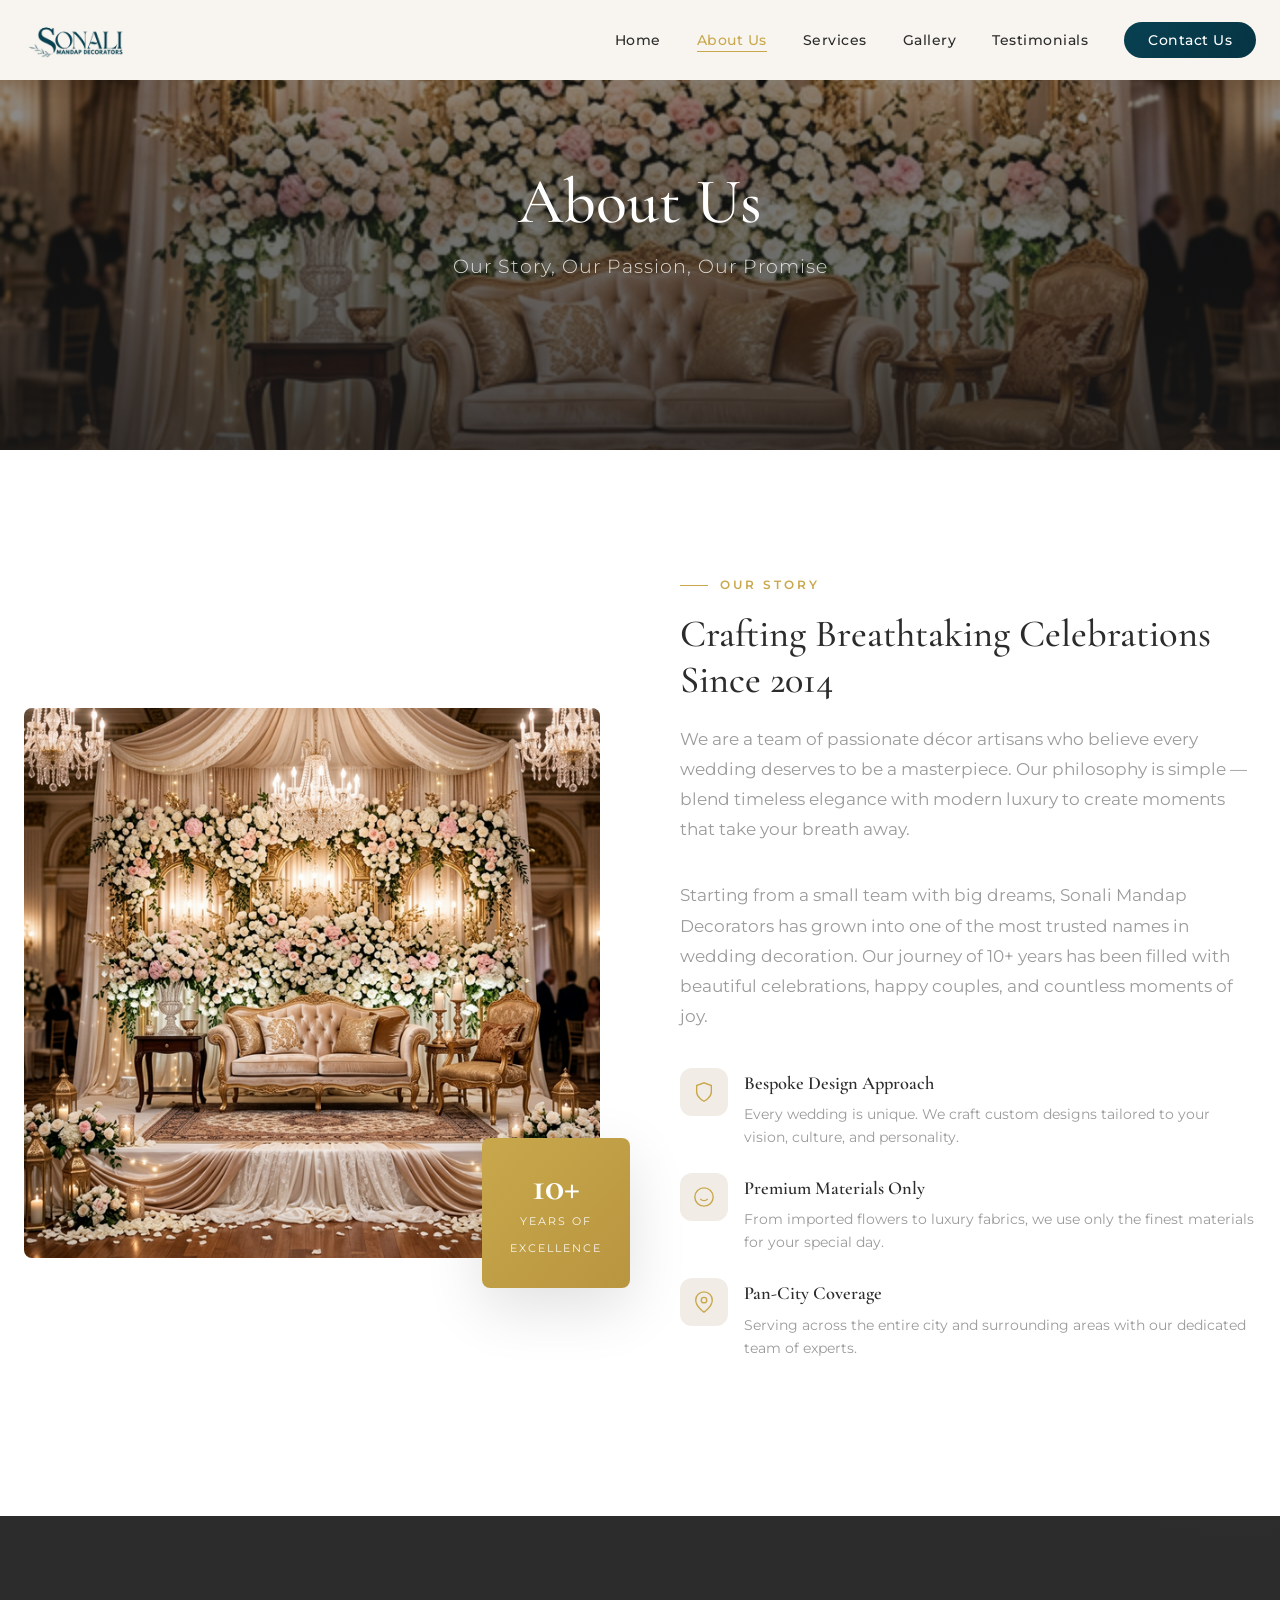
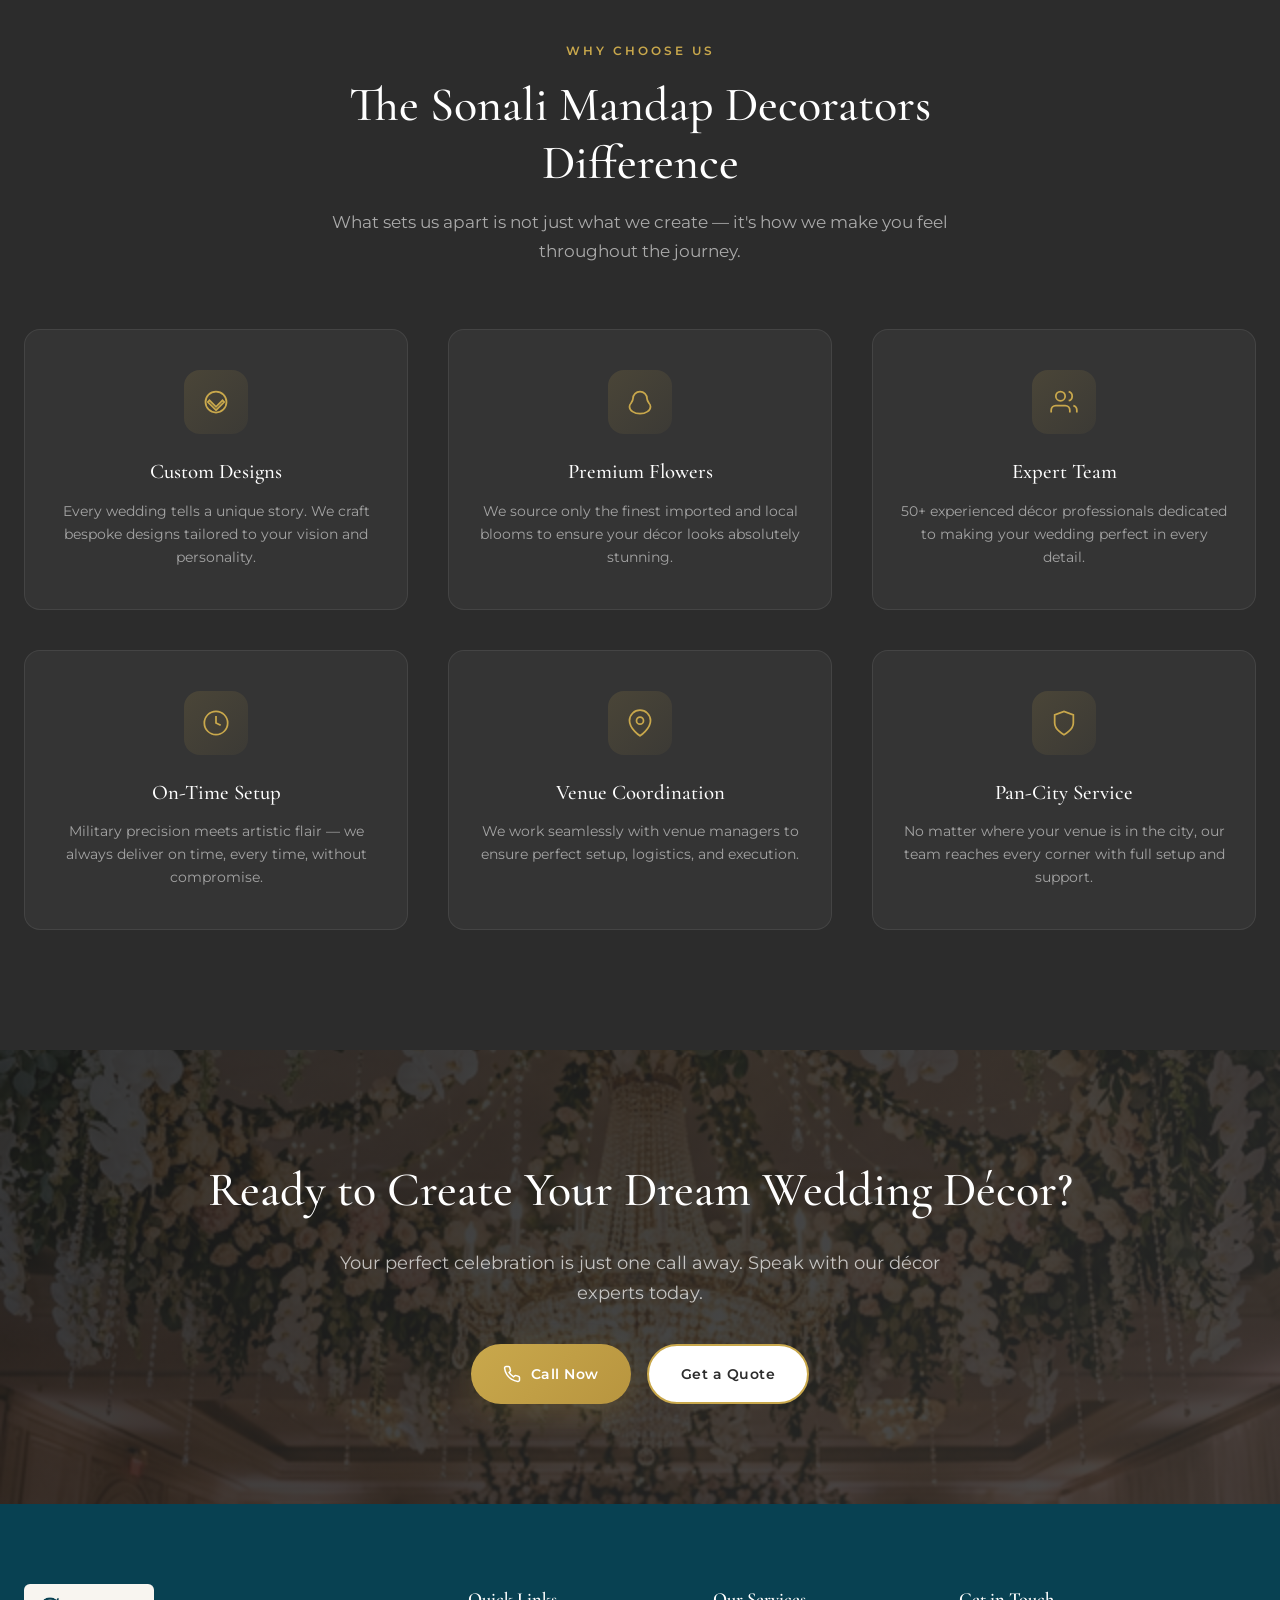
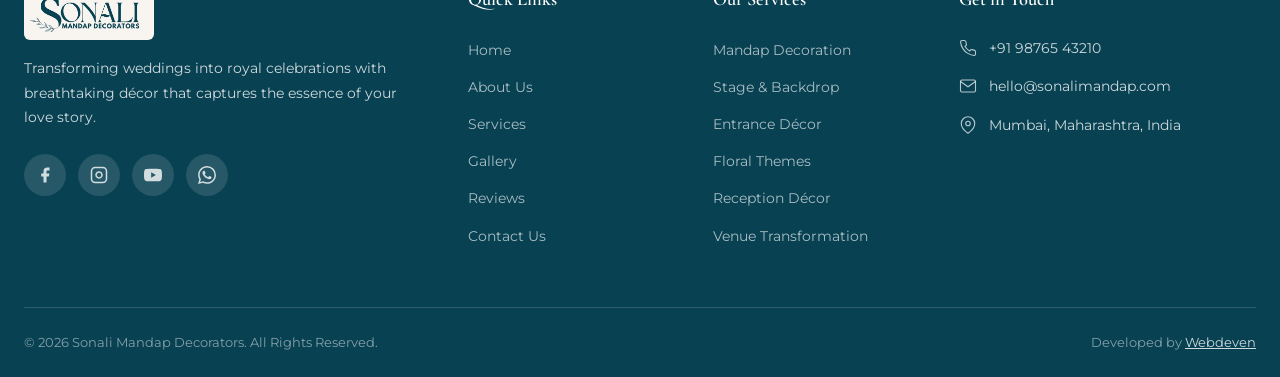
<file: about.html>
<!DOCTYPE html>
<html lang="en">

<head>
    <meta charset="UTF-8">
    <meta name="viewport" content="width=device-width, initial-scale=1.0">
    <title>About Us | Sonali Mandap Decorators</title>
    <meta name="description"
        content="Learn about Sonali Mandap Decorators — 10+ years of creating breathtaking wedding décor. Our story, our team, and our passion for transforming celebrations.">
    <meta name="keywords" content="about Sonali Mandap Decorators, wedding decorator story, mandap decoration experts">
    <meta name="author" content="Sonali Mandap Decorators">
    <link rel="preconnect" href="https://fonts.googleapis.com">
    <link rel="preconnect" href="https://fonts.gstatic.com" crossorigin>
    <link
        href="https://fonts.googleapis.com/css2?family=Cormorant+Garamond:ital,wght@0,300;0,400;0,500;0,600;0,700;1,300;1,400;1,500&family=Montserrat:wght@300;400;500;600;700&display=swap"
        rel="stylesheet">
    <link rel="stylesheet" href="styles.css?v=3">
</head>

<body>

    <!-- ========== NAVIGATION ========== -->
    <nav class="navbar scrolled" id="navbar">
        <div class="container nav-container">
            <a href="index.html" class="logo">
                <img src="images/logo.png" alt="Sonali Mandap Decorators" class="logo-img"
                    style="height:48px !important;max-height:48px !important;width:auto !important;max-width:180px !important;display:inline-block !important;object-fit:contain !important;">
            </a>
            <ul class="nav-links" id="navLinks">
                <li><a href="index.html#home">Home</a></li>
                <li><a href="about.html" class="active-link">About Us</a></li>
                <li><a href="index.html#services">Services</a></li>
                <li><a href="index.html#gallery">Gallery</a></li>
                <li><a href="index.html#testimonials">Testimonials</a></li>
                <li><a href="contact.html" class="nav-cta">Contact Us</a></li>
            </ul>
            <button class="nav-toggle" id="navToggle" aria-label="Toggle navigation menu">
                <span></span>
                <span></span>
                <span></span>
            </button>
        </div>
    </nav>

    <!-- ========== PAGE HERO ========== -->
    <section class="page-hero">
        <div class="page-hero-bg">
            <img src="images/stage_decor.png" alt="Elegant wedding stage decoration" loading="eager">
            <div class="hero-overlay"></div>
        </div>
        <div class="page-hero-content">
            <h1>About Us</h1>
            <p>Our Story, Our Passion, Our Promise</p>
        </div>
    </section>

    <!-- ========== ABOUT STORY ========== -->
    <section class="section about-page-section">
        <div class="container">
            <div class="about-grid">
                <div class="about-image">
                    <img src="images/stage_decor.png"
                        alt="Elegant wedding stage decoration with white roses and gold accents" loading="lazy">
                    <div class="about-image-accent"></div>
                    <div class="experience-badge">
                        <span class="exp-number">10+</span>
                        <span class="exp-text">Years of<br>Excellence</span>
                    </div>
                </div>
                <div class="about-content">
                    <span class="section-label">Our Story</span>
                    <h2>Crafting Breathtaking Celebrations Since 2014</h2>
                    <p class="about-lead">We are a team of passionate décor artisans who believe every wedding deserves
                        to be a masterpiece. Our philosophy is simple — blend timeless elegance with modern luxury to
                        create moments that take your breath away.</p>
                    <p class="about-lead">Starting from a small team with big dreams, Sonali Mandap Decorators has grown
                        into one of the most trusted names in wedding decoration. Our journey of 10+ years has been
                        filled with beautiful celebrations, happy couples, and countless moments of joy.</p>
                    <div class="about-features">
                        <div class="about-feature">
                            <div class="feature-icon">
                                <svg viewBox="0 0 24 24" fill="none" stroke="currentColor" stroke-width="1.5">
                                    <path d="M12 22s8-4 8-10V5l-8-3-8 3v7c0 6 8 10 8 10z" />
                                </svg>
                            </div>
                            <div>
                                <h4>Bespoke Design Approach</h4>
                                <p>Every wedding is unique. We craft custom designs tailored to your vision, culture,
                                    and personality.</p>
                            </div>
                        </div>
                        <div class="about-feature">
                            <div class="feature-icon">
                                <svg viewBox="0 0 24 24" fill="none" stroke="currentColor" stroke-width="1.5">
                                    <circle cx="12" cy="12" r="10" />
                                    <path d="M8 14s1.5 2 4 2 4-2 4-2M9 9h.01M15 9h.01" />
                                </svg>
                            </div>
                            <div>
                                <h4>Premium Materials Only</h4>
                                <p>From imported flowers to luxury fabrics, we use only the finest materials for your
                                    special day.</p>
                            </div>
                        </div>
                        <div class="about-feature">
                            <div class="feature-icon">
                                <svg viewBox="0 0 24 24" fill="none" stroke="currentColor" stroke-width="1.5">
                                    <path d="M21 10c0 7-9 13-9 13s-9-6-9-13a9 9 0 0118 0z" />
                                    <circle cx="12" cy="10" r="3" />
                                </svg>
                            </div>
                            <div>
                                <h4>Pan-City Coverage</h4>
                                <p>Serving across the entire city and surrounding areas with our dedicated team of
                                    experts.</p>
                            </div>
                        </div>
                    </div>
                </div>
            </div>
        </div>
    </section>

    <!-- ========== WHY CHOOSE US ========== -->
    <section class="why-us section">
        <div class="container">
            <div class="section-header">
                <span class="section-label">Why Choose Us</span>
                <h2>The Sonali Mandap Decorators Difference</h2>
                <p>What sets us apart is not just what we create — it's how we make you feel throughout the journey.</p>
            </div>
            <div class="why-us-grid">
                <div class="why-card">
                    <div class="why-icon">
                        <svg viewBox="0 0 24 24" fill="none" stroke="currentColor" stroke-width="1.5">
                            <path d="M12 19l-7-7 1.41-1.41L12 16.17l5.59-5.58L19 12l-7 7z" />
                            <path d="M12 3a9 9 0 019 9 9 9 0 01-9 9 9 9 0 01-9-9 9 9 0 019-9z" />
                        </svg>
                    </div>
                    <h3>Custom Designs</h3>
                    <p>Every wedding tells a unique story. We craft bespoke designs tailored to your vision and
                        personality.</p>
                </div>
                <div class="why-card">
                    <div class="why-icon">
                        <svg viewBox="0 0 24 24" fill="none" stroke="currentColor" stroke-width="1.5">
                            <path d="M12 22c-4.97 0-9-2.686-9-6v-.007c0-1.107.476-2.119 1.264-2.93C4.949 11.972 6 10.535 6 9a6 6 0 0112 0c0 1.535 1.051 2.972 1.736 4.063C20.524 13.874 21 14.886 21 15.993V16c0 3.314-4.03 6-9 6z" />
                        </svg>
                    </div>
                    <h3>Premium Flowers</h3>
                    <p>We source only the finest imported and local blooms to ensure your décor looks absolutely
                        stunning.</p>
                </div>
                <div class="why-card">
                    <div class="why-icon">
                        <svg viewBox="0 0 24 24" fill="none" stroke="currentColor" stroke-width="1.5">
                            <path d="M17 21v-2a4 4 0 00-4-4H5a4 4 0 00-4 4v2M9 11a4 4 0 100-8 4 4 0 000 8z" />
                            <path d="M23 21v-2a4 4 0 00-3-3.87M16 3.13a4 4 0 010 7.75" />
                        </svg>
                    </div>
                    <h3>Expert Team</h3>
                    <p>50+ experienced décor professionals dedicated to making your wedding perfect in every detail.</p>
                </div>
                <div class="why-card">
                    <div class="why-icon">
                        <svg viewBox="0 0 24 24" fill="none" stroke="currentColor" stroke-width="1.5">
                            <circle cx="12" cy="12" r="10" />
                            <polyline points="12 6 12 12 16 14" />
                        </svg>
                    </div>
                    <h3>On-Time Setup</h3>
                    <p>Military precision meets artistic flair — we always deliver on time, every time, without
                        compromise.</p>
                </div>
                <div class="why-card">
                    <div class="why-icon">
                        <svg viewBox="0 0 24 24" fill="none" stroke="currentColor" stroke-width="1.5">
                            <path d="M21 10c0 7-9 13-9 13s-9-6-9-13a9 9 0 0118 0z" />
                            <circle cx="12" cy="10" r="3" />
                        </svg>
                    </div>
                    <h3>Venue Coordination</h3>
                    <p>We work seamlessly with venue managers to ensure perfect setup, logistics, and execution.</p>
                </div>
                <div class="why-card">
                    <div class="why-icon">
                        <svg viewBox="0 0 24 24" fill="none" stroke="currentColor" stroke-width="1.5">
                            <path d="M12 22s8-4 8-10V5l-8-3-8 3v7c0 6 8 10 8 10z" />
                        </svg>
                    </div>
                    <h3>Pan-City Service</h3>
                    <p>No matter where your venue is in the city, our team reaches every corner with full setup and
                        support.</p>
                </div>
            </div>
        </div>
    </section>

    <!-- ========== CTA SECTION ========== -->
    <section class="cta-strip">
        <div class="cta-bg">
            <img src="images/floral_theme.png" alt="Floral wedding decoration background" loading="lazy">
            <div class="cta-overlay"></div>
        </div>
        <div class="container cta-content">
            <h2>Ready to Create Your Dream Wedding Décor?</h2>
            <p>Your perfect celebration is just one call away. Speak with our décor experts today.</p>
            <div class="cta-buttons">
                <a href="tel:+919876543210" class="btn btn-primary">
                    <svg viewBox="0 0 24 24" fill="none" stroke="currentColor" stroke-width="2">
                        <path
                            d="M22 16.92v3a2 2 0 01-2.18 2 19.79 19.79 0 01-8.63-3.07 19.5 19.5 0 01-6-6 19.79 19.79 0 01-3.07-8.67A2 2 0 014.11 2h3a2 2 0 012 1.72c.127.96.361 1.903.7 2.81a2 2 0 01-.45 2.11L8.09 9.91a16 16 0 006 6l1.27-1.27a2 2 0 012.11-.45c.907.339 1.85.573 2.81.7A2 2 0 0122 16.92z" />
                    </svg>
                    Call Now
                </a>
                <a href="contact.html" class="btn btn-secondary">Get a Quote</a>
            </div>
        </div>
    </section>

    <!-- ========== FOOTER ========== -->
    <footer class="footer" id="footer">
        <div class="container">
            <div class="footer-grid">
                <div class="footer-brand">
                    <a href="index.html" class="logo footer-logo">
                        <img src="images/logo.png" alt="Sonali Mandap Decorators" class="logo-img" style="height:56px !important;max-height:56px !important;width:auto !important;max-width:200px !important;display:inline-block !important;object-fit:contain !important;"
                            style="height:48px !important;max-height:48px !important;width:auto !important;max-width:180px !important;display:inline-block !important;object-fit:contain !important;">
                    </a>
                    <p>Transforming weddings into royal celebrations with breathtaking décor that captures the essence
                        of your love story.</p>
                    <div class="social-links">
                        <a href="#" aria-label="Facebook"><svg viewBox="0 0 24 24" fill="currentColor">
                                <path d="M18 2h-3a5 5 0 00-5 5v3H7v4h3v8h4v-8h3l1-4h-4V7a1 1 0 011-1h3z" />
                            </svg></a>
                        <a href="#" aria-label="Instagram"><svg viewBox="0 0 24 24" fill="none" stroke="currentColor"
                                stroke-width="2">
                                <rect x="2" y="2" width="20" height="20" rx="5" ry="5" />
                                <path d="M16 11.37A4 4 0 1112.63 8 4 4 0 0116 11.37zM17.5 6.5h.01" />
                            </svg></a>
                        <a href="#" aria-label="YouTube"><svg viewBox="0 0 24 24" fill="currentColor">
                                <path
                                    d="M23.498 6.186a3.016 3.016 0 00-2.122-2.136C19.505 3.545 12 3.545 12 3.545s-7.505 0-9.377.505A3.017 3.017 0 00.502 6.186C0 8.07 0 12 0 12s0 3.93.502 5.814a3.016 3.016 0 002.122 2.136c1.871.505 9.376.505 9.376.505s7.505 0 9.377-.505a3.015 3.015 0 002.122-2.136C24 15.93 24 12 24 12s0-3.93-.502-5.814zM9.545 15.568V8.432L15.818 12l-6.273 3.568z" />
                            </svg></a>
                        <a href="https://wa.me/919876543210" aria-label="WhatsApp" target="_blank" rel="noopener"><svg
                                viewBox="0 0 24 24" fill="currentColor">
                                <path
                                    d="M17.472 14.382c-.297-.149-1.758-.867-2.03-.967-.273-.099-.471-.148-.67.15-.197.297-.767.966-.94 1.164-.173.199-.347.223-.644.075-.297-.15-1.255-.463-2.39-1.475-.883-.788-1.48-1.761-1.653-2.059-.173-.297-.018-.458.13-.606.134-.133.298-.347.446-.52.149-.174.198-.298.298-.497.099-.198.05-.371-.025-.52-.075-.149-.669-1.612-.916-2.207-.242-.579-.487-.5-.669-.51-.173-.008-.371-.01-.57-.01-.198 0-.52.074-.792.372-.272.297-1.04 1.016-1.04 2.479 0 1.462 1.065 2.875 1.213 3.074.149.198 2.096 3.2 5.077 4.487.709.306 1.262.489 1.694.625.712.227 1.36.195 1.871.118.571-.085 1.758-.719 2.006-1.413.248-.694.248-1.289.173-1.413-.074-.124-.272-.198-.57-.347m-5.421 7.403h-.004a9.87 9.87 0 01-5.031-1.378l-.361-.214-3.741.982.998-3.648-.235-.374a9.86 9.86 0 01-1.51-5.26c.001-5.45 4.436-9.884 9.888-9.884 2.64 0 5.122 1.03 6.988 2.898a9.825 9.825 0 012.893 6.994c-.003 5.45-4.437 9.884-9.885 9.884m8.413-18.297A11.815 11.815 0 0012.05 0C5.495 0 .16 5.335.157 11.892c0 2.096.547 4.142 1.588 5.945L.057 24l6.305-1.654a11.882 11.882 0 005.683 1.448h.005c6.554 0 11.89-5.335 11.893-11.893a11.821 11.821 0 00-3.48-8.413z" />
                            </svg></a>
                    </div>
                </div>
                <div class="footer-links">
                    <h4>Quick Links</h4>
                    <ul>
                        <li><a href="index.html#home">Home</a></li>
                        <li><a href="about.html">About Us</a></li>
                        <li><a href="index.html#services">Services</a></li>
                        <li><a href="index.html#gallery">Gallery</a></li>
                        <li><a href="index.html#testimonials">Reviews</a></li>
                        <li><a href="contact.html">Contact Us</a></li>
                    </ul>
                </div>
                <div class="footer-services-col">
                    <h4>Our Services</h4>
                    <ul>
                        <li><a href="index.html#services">Mandap Decoration</a></li>
                        <li><a href="index.html#services">Stage & Backdrop</a></li>
                        <li><a href="index.html#services">Entrance Décor</a></li>
                        <li><a href="index.html#services">Floral Themes</a></li>
                        <li><a href="index.html#services">Reception Décor</a></li>
                        <li><a href="index.html#services">Venue Transformation</a></li>
                    </ul>
                </div>
                <div class="footer-contact">
                    <h4>Get in Touch</h4>
                    <ul>
                        <li>
                            <svg viewBox="0 0 24 24" fill="none" stroke="currentColor" stroke-width="1.5">
                                <path
                                    d="M22 16.92v3a2 2 0 01-2.18 2 19.79 19.79 0 01-8.63-3.07 19.5 19.5 0 01-6-6 19.79 19.79 0 01-3.07-8.67A2 2 0 014.11 2h3a2 2 0 012 1.72c.127.96.361 1.903.7 2.81a2 2 0 01-.45 2.11L8.09 9.91a16 16 0 006 6l1.27-1.27a2 2 0 012.11-.45c.907.339 1.85.573 2.81.7A2 2 0 0122 16.92z" />
                            </svg>
                            <a href="tel:+919876543210">+91 98765 43210</a>
                        </li>
                        <li>
                            <svg viewBox="0 0 24 24" fill="none" stroke="currentColor" stroke-width="1.5">
                                <path d="M4 4h16c1.1 0 2 .9 2 2v12c0 1.1-.9 2-2 2H4c-1.1 0-2-.9-2-2V6c0-1.1.9-2 2-2z" />
                                <polyline points="22,6 12,13 2,6" />
                            </svg>
                            <a href="mailto:hello@sonalimandap.com">hello@sonalimandap.com</a>
                        </li>
                        <li>
                            <svg viewBox="0 0 24 24" fill="none" stroke="currentColor" stroke-width="1.5">
                                <path d="M21 10c0 7-9 13-9 13s-9-6-9-13a9 9 0 0118 0z" />
                                <circle cx="12" cy="10" r="3" />
                            </svg>
                            <span>Mumbai, Maharashtra, India</span>
                        </li>
                    </ul>
                </div>
            </div>
            <div class="footer-bottom">
                <p>&copy; 2026 Sonali Mandap Decorators. All Rights Reserved.</p>
                <p>Developed by <a href="#">Webdeven</a></p>
            </div>
        </div>
    </footer>
    <script src="script.js"></script>
</body>

</html>
</file>
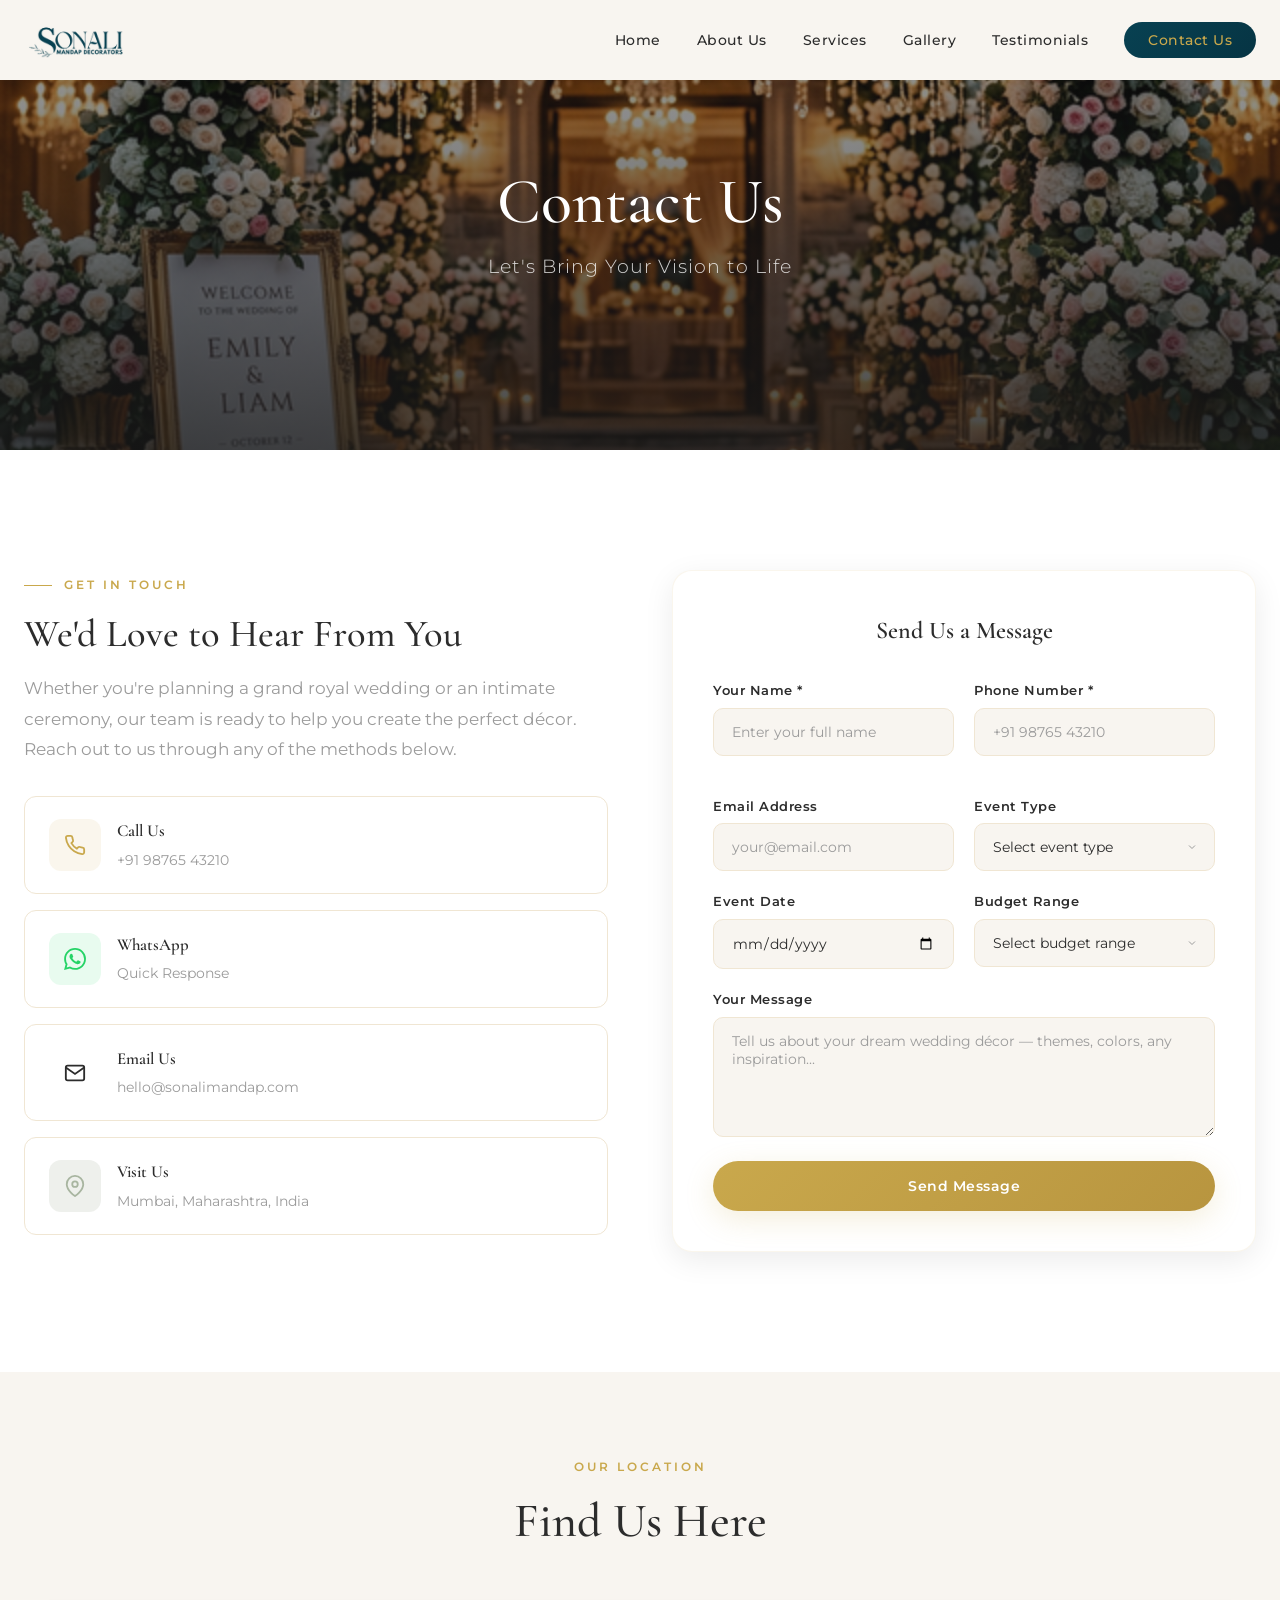
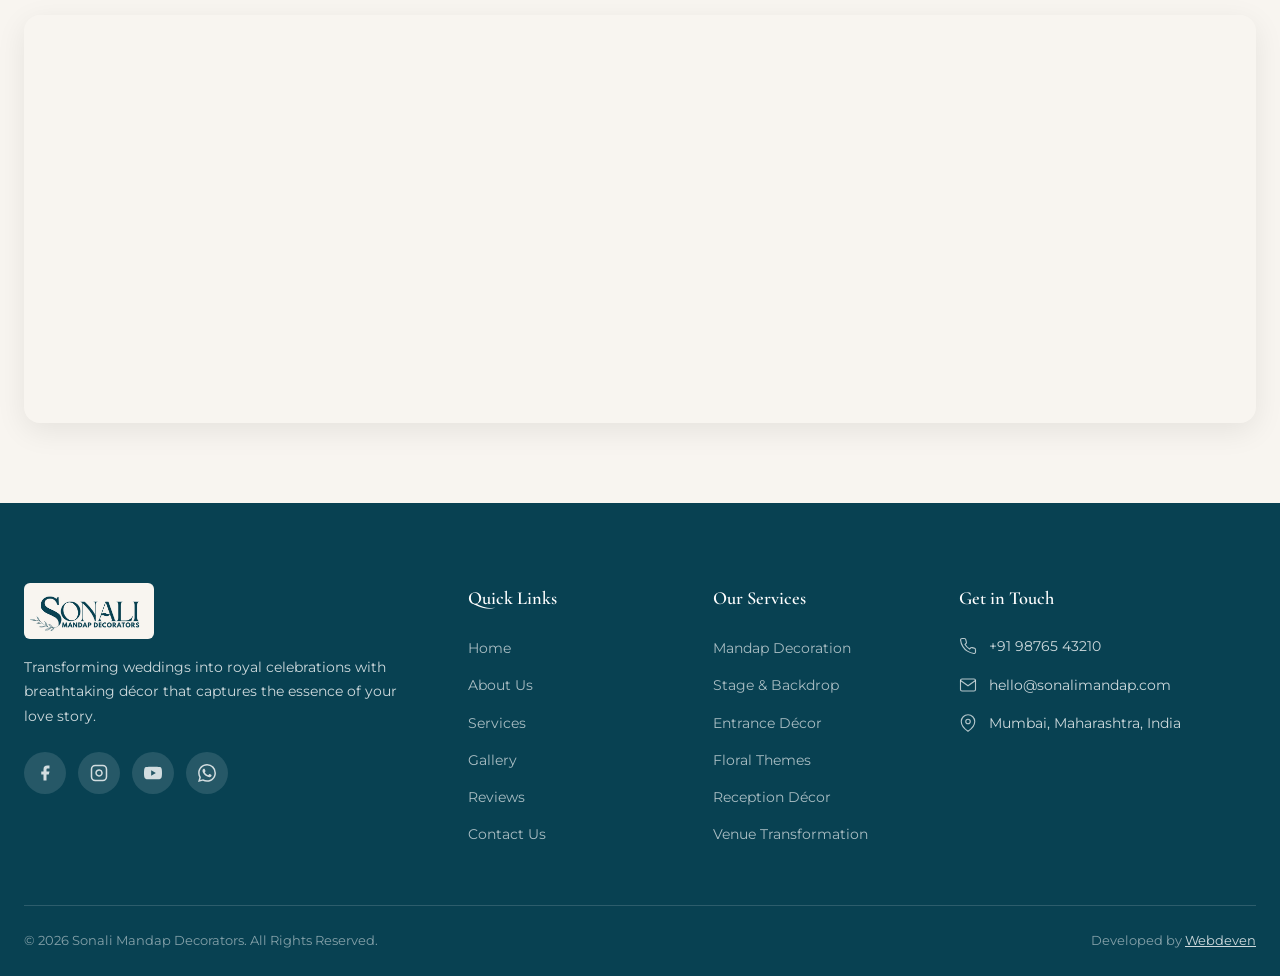
<file: contact.html>
<!DOCTYPE html>
<html lang="en">

<head>
    <meta charset="UTF-8">
    <meta name="viewport" content="width=device-width, initial-scale=1.0">
    <title>Contact Us | Sonali Mandap Decorators</title>
    <meta name="description"
        content="Get in touch with Sonali Mandap Decorators for your dream wedding décor. Call us, WhatsApp, or fill the enquiry form for a free consultation.">
    <meta name="keywords"
        content="contact Sonali Mandap Decorators, wedding decorator enquiry, mandap decoration booking">
    <meta name="author" content="Sonali Mandap Decorators">
    <link rel="preconnect" href="https://fonts.googleapis.com">
    <link rel="preconnect" href="https://fonts.gstatic.com" crossorigin>
    <link
        href="https://fonts.googleapis.com/css2?family=Cormorant+Garamond:ital,wght@0,300;0,400;0,500;0,600;0,700;1,300;1,400;1,500&family=Montserrat:wght@300;400;500;600;700&display=swap"
        rel="stylesheet">
    <link rel="stylesheet" href="styles.css?v=3">
</head>

<body>

    <!-- ========== NAVIGATION ========== -->
    <nav class="navbar scrolled" id="navbar">
        <div class="container nav-container">
            <a href="index.html" class="logo">
                <img src="images/logo.png" alt="Sonali Mandap Decorators" class="logo-img" style="height:48px !important;max-height:48px !important;width:auto !important;max-width:180px !important;display:inline-block !important;object-fit:contain !important;">
            </a>
            <ul class="nav-links" id="navLinks">
                <li><a href="index.html#home">Home</a></li>
                <li><a href="about.html">About Us</a></li>
                <li><a href="index.html#services">Services</a></li>
                <li><a href="index.html#gallery">Gallery</a></li>
                <li><a href="index.html#testimonials">Testimonials</a></li>
                <li><a href="contact.html" class="nav-cta active-link">Contact Us</a></li>
            </ul>
            <button class="nav-toggle" id="navToggle" aria-label="Toggle navigation menu">
                <span></span>
                <span></span>
                <span></span>
            </button>
        </div>
    </nav>

    <!-- ========== PAGE HERO ========== -->
    <section class="page-hero">
        <div class="page-hero-bg">
            <img src="images/entrance_decor.png" alt="Wedding entrance decoration" loading="eager">
            <div class="hero-overlay"></div>
        </div>
        <div class="page-hero-content">
            <h1>Contact Us</h1>
            <p>Let's Bring Your Vision to Life</p>
        </div>
    </section>

    <!-- ========== CONTACT SECTION ========== -->
    <section class="section contact-page-section">
        <div class="container">
            <div class="contact-page-grid">
                <!-- Contact Info Side -->
                <div class="contact-info-side">
                    <span class="section-label">Get in Touch</span>
                    <h2>We'd Love to Hear From You</h2>
                    <p class="contact-intro">Whether you're planning a grand royal wedding or an intimate ceremony, our
                        team is ready to help you create the perfect décor. Reach out to us through any of the methods
                        below.</p>

                    <div class="contact-cards">
                        <a href="tel:+919876543210" class="contact-card">
                            <div class="contact-icon phone-icon">
                                <svg viewBox="0 0 24 24" fill="none" stroke="currentColor" stroke-width="2">
                                    <path
                                        d="M22 16.92v3a2 2 0 01-2.18 2 19.79 19.79 0 01-8.63-3.07 19.5 19.5 0 01-6-6 19.79 19.79 0 01-3.07-8.67A2 2 0 014.11 2h3a2 2 0 012 1.72c.127.96.361 1.903.7 2.81a2 2 0 01-.45 2.11L8.09 9.91a16 16 0 006 6l1.27-1.27a2 2 0 012.11-.45c.907.339 1.85.573 2.81.7A2 2 0 0122 16.92z" />
                                </svg>
                            </div>
                            <div>
                                <h4>Call Us</h4>
                                <span>+91 98765 43210</span>
                            </div>
                        </a>
                        <a href="https://wa.me/919876543210?text=Hi%2C%20I%27m%20interested%20in%20wedding%20decoration%20services"
                            class="contact-card" target="_blank" rel="noopener">
                            <div class="contact-icon whatsapp-icon">
                                <svg viewBox="0 0 24 24" fill="currentColor">
                                    <path
                                        d="M17.472 14.382c-.297-.149-1.758-.867-2.03-.967-.273-.099-.471-.148-.67.15-.197.297-.767.966-.94 1.164-.173.199-.347.223-.644.075-.297-.15-1.255-.463-2.39-1.475-.883-.788-1.48-1.761-1.653-2.059-.173-.297-.018-.458.13-.606.134-.133.298-.347.446-.52.149-.174.198-.298.298-.497.099-.198.05-.371-.025-.52-.075-.149-.669-1.612-.916-2.207-.242-.579-.487-.5-.669-.51-.173-.008-.371-.01-.57-.01-.198 0-.52.074-.792.372-.272.297-1.04 1.016-1.04 2.479 0 1.462 1.065 2.875 1.213 3.074.149.198 2.096 3.2 5.077 4.487.709.306 1.262.489 1.694.625.712.227 1.36.195 1.871.118.571-.085 1.758-.719 2.006-1.413.248-.694.248-1.289.173-1.413-.074-.124-.272-.198-.57-.347m-5.421 7.403h-.004a9.87 9.87 0 01-5.031-1.378l-.361-.214-3.741.982.998-3.648-.235-.374a9.86 9.86 0 01-1.51-5.26c.001-5.45 4.436-9.884 9.888-9.884 2.64 0 5.122 1.03 6.988 2.898a9.825 9.825 0 012.893 6.994c-.003 5.45-4.437 9.884-9.885 9.884m8.413-18.297A11.815 11.815 0 0012.05 0C5.495 0 .16 5.335.157 11.892c0 2.096.547 4.142 1.588 5.945L.057 24l6.305-1.654a11.882 11.882 0 005.683 1.448h.005c6.554 0 11.89-5.335 11.893-11.893a11.821 11.821 0 00-3.48-8.413z" />
                                </svg>
                            </div>
                            <div>
                                <h4>WhatsApp</h4>
                                <span>Quick Response</span>
                            </div>
                        </a>
                        <a href="mailto:hello@sonalimandap.com" class="contact-card">
                            <div class="contact-icon">
                                <svg viewBox="0 0 24 24" fill="none" stroke="currentColor" stroke-width="2">
                                    <path
                                        d="M4 4h16c1.1 0 2 .9 2 2v12c0 1.1-.9 2-2 2H4c-1.1 0-2-.9-2-2V6c0-1.1.9-2 2-2z" />
                                    <polyline points="22,6 12,13 2,6" />
                                </svg>
                            </div>
                            <div>
                                <h4>Email Us</h4>
                                <span>hello@sonalimandap.com</span>
                            </div>
                        </a>
                        <div class="contact-card">
                            <div class="contact-icon location-icon">
                                <svg viewBox="0 0 24 24" fill="none" stroke="currentColor" stroke-width="2">
                                    <path d="M21 10c0 7-9 13-9 13s-9-6-9-13a9 9 0 0118 0z" />
                                    <circle cx="12" cy="10" r="3" />
                                </svg>
                            </div>
                            <div>
                                <h4>Visit Us</h4>
                                <span>Mumbai, Maharashtra, India</span>
                            </div>
                        </div>
                    </div>
                </div>

                <!-- Contact Form Side -->
                <div class="booking-form-wrapper">
                    <form class="booking-form" id="contactForm" novalidate>
                        <h3>Send Us a Message</h3>
                        <div class="form-row">
                            <div class="form-group">
                                <label for="name">Your Name *</label>
                                <input type="text" id="name" name="name" placeholder="Enter your full name" required>
                                <span class="error-msg" id="nameError"></span>
                            </div>
                            <div class="form-group">
                                <label for="phone">Phone Number *</label>
                                <input type="tel" id="phone" name="phone" placeholder="+91 98765 43210" required>
                                <span class="error-msg" id="phoneError"></span>
                            </div>
                        </div>
                        <div class="form-row">
                            <div class="form-group">
                                <label for="email">Email Address</label>
                                <input type="email" id="email" name="email" placeholder="your@email.com">
                            </div>
                            <div class="form-group">
                                <label for="eventType">Event Type</label>
                                <select id="eventType" name="eventType">
                                    <option value="" disabled selected>Select event type</option>
                                    <option value="wedding">Wedding Ceremony</option>
                                    <option value="reception">Reception</option>
                                    <option value="engagement">Engagement</option>
                                    <option value="sangeet">Sangeet / Mehndi</option>
                                    <option value="haldi">Haldi Ceremony</option>
                                    <option value="other">Other Event</option>
                                </select>
                            </div>
                        </div>
                        <div class="form-row">
                            <div class="form-group">
                                <label for="weddingDate">Event Date</label>
                                <input type="date" id="weddingDate" name="weddingDate">
                            </div>
                            <div class="form-group">
                                <label for="budget">Budget Range</label>
                                <select id="budget" name="budget">
                                    <option value="" disabled selected>Select budget range</option>
                                    <option value="1-3">₹1 Lakh - ₹3 Lakhs</option>
                                    <option value="3-5">₹3 Lakhs - ₹5 Lakhs</option>
                                    <option value="5-10">₹5 Lakhs - ₹10 Lakhs</option>
                                    <option value="10-25">₹10 Lakhs - ₹25 Lakhs</option>
                                    <option value="25+">₹25 Lakhs +</option>
                                </select>
                            </div>
                        </div>
                        <div class="form-group full-width">
                            <label for="message">Your Message</label>
                            <textarea id="message" name="message" rows="5"
                                placeholder="Tell us about your dream wedding décor — themes, colors, any inspiration..."></textarea>
                        </div>
                        <button type="submit" class="btn btn-primary btn-full" id="submit-btn">
                            <span class="btn-text">Send Message</span>
                            <span class="btn-loading" style="display:none;">Sending...</span>
                        </button>
                    </form>
                    <div class="form-success" id="formSuccess" style="display:none;">
                        <div class="success-icon">✓</div>
                        <h3>Thank You!</h3>
                        <p>We've received your message. Our team will contact you within 2 hours to discuss your
                            requirements.</p>
                        <a href="tel:+919876543210" class="btn btn-secondary">Can't Wait? Call Us Now</a>
                    </div>
                </div>
            </div>
        </div>
    </section>

    <!-- ========== MAP SECTION ========== -->
    <section class="map-section">
        <div class="container">
            <div class="section-header">
                <span class="section-label">Our Location</span>
                <h2>Find Us Here</h2>
            </div>
            <div class="map-wrapper">
                <iframe
                    src="https://www.google.com/maps/embed?pb=!1m18!1m12!1m3!1d241317.1160984904!2d72.74109780203498!3d19.08219783953307!2m3!1f0!2f0!3f0!3m2!1i1024!2i768!4f13.1!3m3!1m2!1s0x3be7c6306644edc1%3A0x5da4ed8f8d648c69!2sMumbai%2C%20Maharashtra!5e0!3m2!1sen!2sin!4v1709654321098!5m2!1sen!2sin"
                    width="100%" height="400" style="border:0; border-radius: 16px;" allowfullscreen="" loading="lazy"
                    referrerpolicy="no-referrer-when-downgrade" title="Sonali Mandap Decorators location"></iframe>
            </div>
        </div>
    </section>

    <!-- ========== FOOTER ========== -->
    <footer class="footer" id="footer">
        <div class="container">
            <div class="footer-grid">
                <div class="footer-brand">
                    <a href="index.html" class="logo footer-logo">
                        <img src="images/logo.png" alt="Sonali Mandap Decorators" class="logo-img" style="height:56px !important;max-height:56px !important;width:auto !important;max-width:200px !important;display:inline-block !important;object-fit:contain !important;">
                    </a>
                    <p>Transforming weddings into royal celebrations with breathtaking décor that captures the essence
                        of your love story.</p>
                    <div class="social-links">
                        <a href="#" aria-label="Facebook"><svg viewBox="0 0 24 24" fill="currentColor">
                                <path d="M18 2h-3a5 5 0 00-5 5v3H7v4h3v8h4v-8h3l1-4h-4V7a1 1 0 011-1h3z" />
                            </svg></a>
                        <a href="#" aria-label="Instagram"><svg viewBox="0 0 24 24" fill="none" stroke="currentColor"
                                stroke-width="2">
                                <rect x="2" y="2" width="20" height="20" rx="5" ry="5" />
                                <path d="M16 11.37A4 4 0 1112.63 8 4 4 0 0116 11.37zM17.5 6.5h.01" />
                            </svg></a>
                        <a href="#" aria-label="YouTube"><svg viewBox="0 0 24 24" fill="currentColor">
                                <path
                                    d="M23.498 6.186a3.016 3.016 0 00-2.122-2.136C19.505 3.545 12 3.545 12 3.545s-7.505 0-9.377.505A3.017 3.017 0 00.502 6.186C0 8.07 0 12 0 12s0 3.93.502 5.814a3.016 3.016 0 002.122 2.136c1.871.505 9.376.505 9.376.505s7.505 0 9.377-.505a3.015 3.015 0 002.122-2.136C24 15.93 24 12 24 12s0-3.93-.502-5.814zM9.545 15.568V8.432L15.818 12l-6.273 3.568z" />
                            </svg></a>
                        <a href="https://wa.me/919876543210" aria-label="WhatsApp" target="_blank" rel="noopener"><svg
                                viewBox="0 0 24 24" fill="currentColor">
                                <path
                                    d="M17.472 14.382c-.297-.149-1.758-.867-2.03-.967-.273-.099-.471-.148-.67.15-.197.297-.767.966-.94 1.164-.173.199-.347.223-.644.075-.297-.15-1.255-.463-2.39-1.475-.883-.788-1.48-1.761-1.653-2.059-.173-.297-.018-.458.13-.606.134-.133.298-.347.446-.52.149-.174.198-.298.298-.497.099-.198.05-.371-.025-.52-.075-.149-.669-1.612-.916-2.207-.242-.579-.487-.5-.669-.51-.173-.008-.371-.01-.57-.01-.198 0-.52.074-.792.372-.272.297-1.04 1.016-1.04 2.479 0 1.462 1.065 2.875 1.213 3.074.149.198 2.096 3.2 5.077 4.487.709.306 1.262.489 1.694.625.712.227 1.36.195 1.871.118.571-.085 1.758-.719 2.006-1.413.248-.694.248-1.289.173-1.413-.074-.124-.272-.198-.57-.347m-5.421 7.403h-.004a9.87 9.87 0 01-5.031-1.378l-.361-.214-3.741.982.998-3.648-.235-.374a9.86 9.86 0 01-1.51-5.26c.001-5.45 4.436-9.884 9.888-9.884 2.64 0 5.122 1.03 6.988 2.898a9.825 9.825 0 012.893 6.994c-.003 5.45-4.437 9.884-9.885 9.884m8.413-18.297A11.815 11.815 0 0012.05 0C5.495 0 .16 5.335.157 11.892c0 2.096.547 4.142 1.588 5.945L.057 24l6.305-1.654a11.882 11.882 0 005.683 1.448h.005c6.554 0 11.89-5.335 11.893-11.893a11.821 11.821 0 00-3.48-8.413z" />
                            </svg></a>
                    </div>
                </div>
                <div class="footer-links">
                    <h4>Quick Links</h4>
                    <ul>
                        <li><a href="index.html#home">Home</a></li>
                        <li><a href="about.html">About Us</a></li>
                        <li><a href="index.html#services">Services</a></li>
                        <li><a href="index.html#gallery">Gallery</a></li>
                        <li><a href="index.html#testimonials">Reviews</a></li>
                        <li><a href="contact.html">Contact Us</a></li>
                    </ul>
                </div>
                <div class="footer-services-col">
                    <h4>Our Services</h4>
                    <ul>
                        <li><a href="index.html#services">Mandap Decoration</a></li>
                        <li><a href="index.html#services">Stage & Backdrop</a></li>
                        <li><a href="index.html#services">Entrance Décor</a></li>
                        <li><a href="index.html#services">Floral Themes</a></li>
                        <li><a href="index.html#services">Reception Décor</a></li>
                        <li><a href="index.html#services">Venue Transformation</a></li>
                    </ul>
                </div>
                <div class="footer-contact">
                    <h4>Get in Touch</h4>
                    <ul>
                        <li>
                            <svg viewBox="0 0 24 24" fill="none" stroke="currentColor" stroke-width="1.5">
                                <path
                                    d="M22 16.92v3a2 2 0 01-2.18 2 19.79 19.79 0 01-8.63-3.07 19.5 19.5 0 01-6-6 19.79 19.79 0 01-3.07-8.67A2 2 0 014.11 2h3a2 2 0 012 1.72c.127.96.361 1.903.7 2.81a2 2 0 01-.45 2.11L8.09 9.91a16 16 0 006 6l1.27-1.27a2 2 0 012.11-.45c.907.339 1.85.573 2.81.7A2 2 0 0122 16.92z" />
                            </svg>
                            <a href="tel:+919876543210">+91 98765 43210</a>
                        </li>
                        <li>
                            <svg viewBox="0 0 24 24" fill="none" stroke="currentColor" stroke-width="1.5">
                                <path d="M4 4h16c1.1 0 2 .9 2 2v12c0 1.1-.9 2-2 2H4c-1.1 0-2-.9-2-2V6c0-1.1.9-2 2-2z" />
                                <polyline points="22,6 12,13 2,6" />
                            </svg>
                            <a href="mailto:hello@sonalimandap.com">hello@sonalimandap.com</a>
                        </li>
                        <li>
                            <svg viewBox="0 0 24 24" fill="none" stroke="currentColor" stroke-width="1.5">
                                <path d="M21 10c0 7-9 13-9 13s-9-6-9-13a9 9 0 0118 0z" />
                                <circle cx="12" cy="10" r="3" />
                            </svg>
                            <span>Mumbai, Maharashtra, India</span>
                        </li>
                    </ul>
                </div>
            </div>
            <div class="footer-bottom">
                <p>&copy; 2026 Sonali Mandap Decorators. All Rights Reserved.</p>
                <p>Developed by <a href="#">Webdeven</a></p>
            </div>
        </div>
    </footer>
    <script src="script.js"></script>
    <script>
        // Contact form submission
        const contactForm = document.getElementById('contactForm');
        const formSuccess = document.getElementById('formSuccess');
        if (contactForm) {
            contactForm.addEventListener('submit', (e) => {
                e.preventDefault();
                const name = document.getElementById('name').value.trim();
                const phone = document.getElementById('phone').value.trim();
                if (!name || !phone) {
                    if (!name) document.getElementById('name').style.borderColor = '#e74c3c';
                    if (!phone) document.getElementById('phone').style.borderColor = '#e74c3c';
                    return;
                }
                contactForm.style.display = 'none';
                formSuccess.style.display = 'block';
            });
        }
    </script>
</body>

</html>
</file>
<file: styles.css>
/* =============================================
   SONALI MANDAP DECORATORS — LUXURY STYLESHEET
   ============================================= */

/* ===== CSS CUSTOM PROPERTIES ===== */
:root {
    /* Brand Colors */
    --primary: #084152;
    --primary-light: #0a5a72;
    --primary-dark: #063443;
    --gold: #C9A84C;
    --gold-light: #D4B96A;
    --gold-dark: #B8953F;
    --ivory: #f8f5f0;
    --cream: #f1ede6;
    --blush: #F5E1DA;
    --blush-deep: #E8C4B8;
    --sage: #A8B5A0;
    --sage-light: #D4DDD0;
    --beige: #F0E6D3;
    --grey-soft: #9B9B9B;
    --grey-dark: #4A4A4A;
    --charcoal: #2C2C2C;
    --black: #1A1A1A;
    --white: #FFFFFF;
    --whatsapp: #25D366;

    /* Typography */
    --font-heading: 'Cormorant Garamond', 'Georgia', serif;
    --font-body: 'Montserrat', 'Helvetica Neue', sans-serif;

    /* Spacing */
    --section-padding: 120px;
    --container-max: 1280px;

    /* Transitions */
    --transition: 0.3s cubic-bezier(0.4, 0, 0.2, 1);
    --transition-slow: 0.6s cubic-bezier(0.4, 0, 0.2, 1);

    /* Shadows */
    --shadow-sm: 0 2px 8px rgba(0, 0, 0, 0.06);
    --shadow-md: 0 8px 30px rgba(0, 0, 0, 0.08);
    --shadow-lg: 0 20px 60px rgba(0, 0, 0, 0.12);
    --shadow-gold: 0 8px 30px rgba(201, 168, 76, 0.2);
}

/* ===== RESET & BASE ===== */
*,
*::before,
*::after {
    margin: 0;
    padding: 0;
    box-sizing: border-box;
}

html {
    scroll-behavior: smooth;
    -webkit-font-smoothing: antialiased;
    -moz-osx-font-smoothing: grayscale;
}

body {
    font-family: var(--font-body);
    font-weight: 400;
    font-size: 16px;
    line-height: 1.7;
    color: var(--charcoal);
    background-color: var(--ivory);
    overflow-x: hidden;
}

img {
    max-width: 100%;
    height: auto;
    display: block;
}

a {
    text-decoration: none;
    color: inherit;
    transition: var(--transition);
}

ul {
    list-style: none;
}

button {
    border: none;
    background: none;
    cursor: pointer;
    font-family: inherit;
}

input,
select,
textarea {
    font-family: inherit;
    font-size: inherit;
}

/* ===== UTILITIES ===== */
.container {
    max-width: var(--container-max);
    margin: 0 auto;
    padding: 0 24px;
}

.section {
    padding: var(--section-padding) 0;
}

.section-label {
    display: inline-block;
    font-family: var(--font-body);
    font-size: 0.75rem;
    font-weight: 600;
    letter-spacing: 3px;
    text-transform: uppercase;
    color: var(--gold);
    margin-bottom: 16px;
    position: relative;
    padding-left: 40px;
}

.section-label::before {
    content: '';
    position: absolute;
    left: 0;
    top: 50%;
    width: 28px;
    height: 1px;
    background: var(--gold);
}

.section-header {
    text-align: center;
    max-width: 700px;
    margin: 0 auto 64px;
}

.section-header .section-label {
    padding-left: 0;
}

.section-header .section-label::before {
    display: none;
}

.section-header h2 {
    font-family: var(--font-heading);
    font-size: clamp(2rem, 4vw, 3rem);
    font-weight: 500;
    color: var(--charcoal);
    line-height: 1.2;
    margin-bottom: 16px;
}

.section-header p {
    color: var(--grey-soft);
    font-size: 1.05rem;
    line-height: 1.7;
}

/* ===== BUTTONS ===== */
.btn {
    display: inline-flex;
    align-items: center;
    gap: 10px;
    padding: 16px 32px;
    border-radius: 50px;
    font-family: var(--font-body);
    font-size: 0.9rem;
    font-weight: 600;
    letter-spacing: 0.5px;
    transition: var(--transition);
    cursor: pointer;
    border: none;
    position: relative;
    overflow: hidden;
}

.btn svg {
    width: 18px;
    height: 18px;
    flex-shrink: 0;
}

.btn-primary {
    background: linear-gradient(135deg, var(--gold), var(--gold-dark));
    color: var(--white);
    box-shadow: var(--shadow-gold);
}

.btn-primary:hover {
    background: linear-gradient(135deg, var(--gold-light), var(--gold));
    transform: translateY(-2px);
    box-shadow: 0 12px 40px rgba(201, 168, 76, 0.35);
}

.btn-secondary {
    background: var(--white);
    color: var(--charcoal);
    border: 2px solid var(--gold);
}

.btn-secondary:hover {
    background: var(--gold);
    color: var(--white);
    transform: translateY(-2px);
}

.btn-outline-light {
    background: transparent;
    color: var(--white);
    border: 2px solid var(--white);
    padding: 12px 24px;
    font-size: 0.85rem;
}

.btn-outline-light:hover {
    background: var(--white);
    color: var(--charcoal);
}

.btn-whatsapp {
    background: var(--whatsapp);
    color: var(--white);
}

.btn-whatsapp:hover {
    background: #1DA855;
    transform: translateY(-2px);
    box-shadow: 0 12px 40px rgba(37, 211, 102, 0.3);
}

.btn-full {
    width: 100%;
    justify-content: center;
}

/* ===== ANIMATIONS ===== */
@keyframes fadeInUp {
    from {
        opacity: 0;
        transform: translateY(40px);
    }

    to {
        opacity: 1;
        transform: translateY(0);
    }
}

@keyframes fadeIn {
    from {
        opacity: 0;
    }

    to {
        opacity: 1;
    }
}

@keyframes slideDown {
    from {
        opacity: 0;
        transform: translateY(-20px);
    }

    to {
        opacity: 1;
        transform: translateY(0);
    }
}

@keyframes scrollLine {
    0% {
        transform: translateY(-100%);
    }

    100% {
        transform: translateY(100%);
    }
}

@keyframes float {

    0%,
    100% {
        transform: translateY(0px);
    }

    50% {
        transform: translateY(-10px);
    }
}

@keyframes shimmer {
    0% {
        background-position: -200% center;
    }

    100% {
        background-position: 200% center;
    }
}

@keyframes pulse {

    0%,
    100% {
        transform: scale(1);
    }

    50% {
        transform: scale(1.05);
    }
}

.animate-on-scroll {
    opacity: 0;
    transform: translateY(40px);
    transition: opacity 0.8s ease, transform 0.8s ease;
}

.animate-on-scroll.visible {
    opacity: 1;
    transform: translateY(0);
}

/* ===== NAVBAR ===== */
.navbar {
    position: fixed;
    top: 0;
    left: 0;
    right: 0;
    z-index: 1000;
    padding: 16px 0;
    transition: var(--transition);
    background: var(--ivory);
    box-shadow: 0 2px 20px rgba(0, 0, 0, 0.06);
}

.navbar.scrolled {
    background: var(--ivory);
    backdrop-filter: blur(20px);
    -webkit-backdrop-filter: blur(20px);
    padding: 10px 0;
    box-shadow: 0 2px 30px rgba(0, 0, 0, 0.08);
}

.nav-container {
    display: flex;
    align-items: center;
    justify-content: space-between;
}

.logo {
    display: flex;
    align-items: center;
    gap: 12px;
    z-index: 1001;
    max-width: 180px;
    flex-shrink: 0;
}

.logo-img {
    height: 48px !important;
    max-height: 48px !important;
    width: auto !important;
    max-width: 180px !important;
    object-fit: contain !important;
    display: inline-block !important;
    transition: var(--transition);
}

.navbar .logo-img {
    height: 48px !important;
    max-height: 48px !important;
}

.navbar.scrolled .logo-img {
    height: 42px !important;
    max-height: 42px !important;
}

.logo-icon {
    font-size: 1.6rem;
    color: var(--gold);
    animation: pulse 3s ease-in-out infinite;
}

.logo-text {
    display: flex;
    flex-direction: column;
}

.logo-name {
    font-family: var(--font-heading);
    font-size: 1.5rem;
    font-weight: 600;
    color: var(--charcoal);
    line-height: 1.1;
    transition: var(--transition);
}

.navbar.scrolled .logo-name {
    color: var(--charcoal);
}

.logo-tagline {
    font-size: 0.65rem;
    font-weight: 400;
    letter-spacing: 2px;
    text-transform: uppercase;
    color: var(--gold);
    transition: var(--transition);
}

.navbar.scrolled .logo-tagline {
    color: var(--gold);
}

.nav-links {
    display: flex;
    align-items: center;
    gap: 36px;
}

.nav-links a {
    font-size: 0.85rem;
    font-weight: 500;
    letter-spacing: 0.5px;
    color: var(--charcoal);
    position: relative;
    transition: var(--transition);
}

.navbar.scrolled .nav-links a {
    color: var(--charcoal);
}

.nav-links a:not(.nav-cta)::after {
    content: '';
    position: absolute;
    bottom: -4px;
    left: 0;
    width: 0;
    height: 1.5px;
    background: var(--gold);
    transition: var(--transition);
}

.nav-links a:not(.nav-cta):hover::after {
    width: 100%;
}

.nav-links a:hover {
    color: var(--gold);
}

.navbar.scrolled .nav-links a:hover {
    color: var(--gold);
}

.nav-cta {
    background: linear-gradient(135deg, var(--primary), var(--primary-dark));
    color: var(--white) !important;
    padding: 10px 24px;
    border-radius: 50px;
    font-weight: 600;
}

.nav-cta:hover {
    background: linear-gradient(135deg, var(--primary-light), var(--primary));
    color: var(--white) !important;
    transform: translateY(-2px);
    box-shadow: 0 8px 30px rgba(8, 65, 82, 0.3);
}

.nav-toggle {
    display: none;
    flex-direction: column;
    gap: 6px;
    z-index: 1001;
    padding: 4px;
}

.nav-toggle span {
    display: block;
    width: 26px;
    height: 2px;
    background: var(--charcoal);
    transition: var(--transition);
    border-radius: 2px;
}

.navbar.scrolled .nav-toggle span {
    background: var(--charcoal);
}

.nav-toggle.active span:nth-child(1) {
    transform: rotate(45deg) translate(5px, 6px);
}

.nav-toggle.active span:nth-child(2) {
    opacity: 0;
}

.nav-toggle.active span:nth-child(3) {
    transform: rotate(-45deg) translate(5px, -6px);
}

/* ===== HERO ===== */
.hero {
    position: relative;
    height: 100vh;
    min-height: 700px;
    display: flex;
    align-items: center;
    justify-content: center;
    overflow: hidden;
}

.hero-bg {
    position: absolute;
    inset: 0;
}

.hero-bg img {
    width: 100%;
    height: 100%;
    object-fit: cover;
    animation: subtle-zoom 20s ease-in-out infinite alternate;
}

@keyframes subtle-zoom {
    0% {
        transform: scale(1);
    }

    100% {
        transform: scale(1.08);
    }
}

.hero-overlay {
    position: absolute;
    inset: 0;
    background: linear-gradient(to bottom,
            rgba(26, 26, 26, 0.4) 0%,
            rgba(26, 26, 26, 0.6) 50%,
            rgba(26, 26, 26, 0.8) 100%);
}

.hero-content {
    position: relative;
    z-index: 2;
    text-align: center;
    padding: 80px 24px 0;
    animation: fadeInUp 1s ease 0.3s both;
}

.hero-badge {
    display: inline-flex;
    align-items: center;
    gap: 8px;
    background: rgba(201, 168, 76, 0.45);
    border: 1px solid rgba(201, 168, 76, 0.7);
    padding: 10px 22px;
    border-radius: 50px;
    margin-bottom: 28px;
    font-size: clamp(0.62rem, 1.8vw, 0.8rem);
    font-weight: 700;
    letter-spacing: clamp(1px, 0.4vw, 2px);
    text-transform: uppercase;
    color: #FFFFFF;
    text-shadow: 0 1px 8px rgba(0, 0, 0, 0.5), 0 0 2px rgba(0, 0, 0, 0.3);
    backdrop-filter: blur(10px);
    max-width: 90vw;
    word-break: keep-all;
    white-space: nowrap;
}

.badge-icon {
    color: var(--gold-light);
    font-size: clamp(0.7rem, 1.8vw, 0.9rem);
}

.hero h1 {
    font-family: var(--font-heading);
    font-size: clamp(2.5rem, 6vw, 5rem);
    font-weight: 500;
    color: var(--white);
    line-height: 1.1;
    margin-bottom: 20px;
    letter-spacing: -0.5px;
}

.hero-subtitle {
    font-size: clamp(1rem, 2vw, 1.3rem);
    color: rgba(255, 255, 255, 0.8);
    font-weight: 300;
    margin-bottom: 40px;
    letter-spacing: 1px;
}

.hero-ctas {
    display: flex;
    gap: 16px;
    justify-content: center;
    flex-wrap: wrap;
    margin-bottom: 48px;
}

.hero-trust {
    display: flex;
    align-items: center;
    justify-content: center;
    gap: 32px;
    flex-wrap: wrap;
}

.trust-item {
    text-align: center;
}

.trust-number {
    display: block;
    font-family: var(--font-heading);
    font-size: 2rem;
    font-weight: 600;
    color: var(--gold-light);
    line-height: 1;
    margin-bottom: 4px;
}

.trust-label {
    font-size: 0.75rem;
    color: rgba(255, 255, 255, 0.7);
    letter-spacing: 1px;
    text-transform: uppercase;
    font-weight: 400;
}

.trust-divider {
    width: 1px;
    height: 40px;
    background: rgba(255, 255, 255, 0.2);
}

.hero-scroll {
    position: absolute;
    bottom: 36px;
    left: 50%;
    transform: translateX(-50%);
    display: flex;
    flex-direction: column;
    align-items: center;
    gap: 8px;
    z-index: 2;
    color: rgba(255, 255, 255, 0.5);
    font-size: 0.7rem;
    letter-spacing: 2px;
    text-transform: uppercase;
}

.scroll-line {
    width: 1px;
    height: 40px;
    background: rgba(255, 255, 255, 0.15);
    position: relative;
    overflow: hidden;
}

.scroll-line::after {
    content: '';
    position: absolute;
    top: 0;
    left: 0;
    width: 100%;
    height: 50%;
    background: var(--gold);
    animation: scrollLine 2s ease-in-out infinite;
}

/* ===== ABOUT ===== */
.about {
    background: var(--white);
}

.about-grid {
    display: grid;
    grid-template-columns: 1fr 1fr;
    gap: 80px;
    align-items: center;
}

.about-image {
    position: relative;
}

.about-image img {
    width: 100%;
    height: 550px;
    object-fit: cover;
    border-radius: 8px;
}

.about-image-accent {
    position: absolute;
    top: -20px;
    left: -20px;
    width: 100%;
    height: 100%;
    border: 2px solid var(--gold);
    border-radius: 8px;
    z-index: -1;
    opacity: 0.4;
}

.experience-badge {
    position: absolute;
    bottom: -30px;
    right: -30px;
    background: linear-gradient(135deg, var(--gold), var(--gold-dark));
    color: var(--white);
    padding: 28px;
    border-radius: 8px;
    text-align: center;
    box-shadow: var(--shadow-lg);
    animation: float 4s ease-in-out infinite;
}

.exp-number {
    display: block;
    font-family: var(--font-heading);
    font-size: 2.5rem;
    font-weight: 700;
    line-height: 1;
}

.exp-text {
    font-size: 0.7rem;
    text-transform: uppercase;
    letter-spacing: 2px;
    opacity: 0.9;
}

.about-content h2 {
    font-family: var(--font-heading);
    font-size: clamp(1.8rem, 3vw, 2.5rem);
    font-weight: 500;
    color: var(--charcoal);
    line-height: 1.2;
    margin-bottom: 20px;
}

.about-lead {
    color: var(--grey-soft);
    font-size: 1.05rem;
    margin-bottom: 36px;
    line-height: 1.8;
}

.about-features {
    display: flex;
    flex-direction: column;
    gap: 24px;
    margin-bottom: 36px;
}

.about-feature {
    display: flex;
    gap: 16px;
    align-items: flex-start;
}

.feature-icon {
    width: 48px;
    height: 48px;
    min-width: 48px;
    background: var(--cream);
    border-radius: 12px;
    display: flex;
    align-items: center;
    justify-content: center;
}

.feature-icon svg {
    width: 22px;
    height: 22px;
    color: var(--gold);
}

.about-feature h4 {
    font-family: var(--font-heading);
    font-size: 1.15rem;
    font-weight: 600;
    color: var(--charcoal);
    margin-bottom: 4px;
}

.about-feature p {
    font-size: 0.9rem;
    color: var(--grey-soft);
    line-height: 1.6;
}

/* ===== SERVICES ===== */
.services {
    background: var(--cream);
}

.services-grid {
    display: grid;
    grid-template-columns: repeat(3, 1fr);
    gap: 32px;
}

.service-card {
    background: var(--white);
    border-radius: 16px;
    overflow: hidden;
    box-shadow: var(--shadow-sm);
    transition: var(--transition);
}

.service-card:hover {
    transform: translateY(-8px);
    box-shadow: var(--shadow-lg);
}

.service-image {
    position: relative;
    height: 240px;
    overflow: hidden;
}

.service-image img {
    width: 100%;
    height: 100%;
    object-fit: cover;
    transition: var(--transition-slow);
}

.service-card:hover .service-image img {
    transform: scale(1.1);
}

.service-overlay {
    position: absolute;
    inset: 0;
    background: rgba(26, 26, 26, 0.6);
    display: flex;
    align-items: center;
    justify-content: center;
    opacity: 0;
    transition: var(--transition);
}

.service-card:hover .service-overlay {
    opacity: 1;
}

.service-info {
    padding: 28px;
}

.service-icon {
    width: 48px;
    height: 48px;
    background: linear-gradient(135deg, var(--cream), var(--blush));
    border-radius: 12px;
    display: flex;
    align-items: center;
    justify-content: center;
    margin-bottom: 16px;
}

.service-icon svg {
    width: 22px;
    height: 22px;
    color: var(--gold);
}

.service-info h3 {
    font-family: var(--font-heading);
    font-size: 1.3rem;
    font-weight: 600;
    color: var(--charcoal);
    margin-bottom: 8px;
}

.service-info p {
    font-size: 0.9rem;
    color: var(--grey-soft);
    line-height: 1.6;
}

/* ===== GALLERY ===== */
.gallery {
    background: var(--white);
}

.gallery-filters {
    display: flex;
    justify-content: center;
    gap: 12px;
    margin-bottom: 48px;
    flex-wrap: wrap;
}

.filter-btn {
    padding: 10px 24px;
    border-radius: 50px;
    font-size: 0.85rem;
    font-weight: 500;
    color: var(--grey-soft);
    background: transparent;
    border: 1.5px solid var(--beige);
    transition: var(--transition);
    cursor: pointer;
}

.filter-btn:hover,
.filter-btn.active {
    background: var(--gold);
    color: var(--white);
    border-color: var(--gold);
}

.gallery-grid {
    display: grid;
    grid-template-columns: repeat(4, 1fr);
    gap: 20px;
}

.gallery-item {
    position: relative;
    border-radius: 12px;
    overflow: hidden;
    cursor: pointer;
    aspect-ratio: 1;
    transition: var(--transition);
}

.gallery-item:nth-child(1) {
    grid-column: span 2;
    grid-row: span 2;
    aspect-ratio: auto;
}

.gallery-item img {
    width: 100%;
    height: 100%;
    object-fit: cover;
    transition: var(--transition-slow);
}

.gallery-item:hover img {
    transform: scale(1.08);
}

.gallery-overlay {
    position: absolute;
    inset: 0;
    background: linear-gradient(to top, rgba(26, 26, 26, 0.85) 0%, rgba(26, 26, 26, 0.2) 50%, transparent 100%);
    display: flex;
    flex-direction: column;
    justify-content: flex-end;
    padding: 24px;
    opacity: 0;
    transition: var(--transition);
}

.gallery-item:hover .gallery-overlay {
    opacity: 1;
}

.gallery-category {
    font-size: 0.7rem;
    font-weight: 600;
    letter-spacing: 2px;
    text-transform: uppercase;
    color: var(--gold-light);
    margin-bottom: 6px;
}

.gallery-overlay h4 {
    font-family: var(--font-heading);
    font-size: 1.2rem;
    color: var(--white);
    margin-bottom: 4px;
}

.gallery-overlay p {
    font-size: 0.85rem;
    color: rgba(255, 255, 255, 0.7);
}

.gallery-cta {
    text-align: center;
    margin-top: 48px;
}

/* ===== WHY CHOOSE US ===== */
.why-us {
    background: var(--charcoal);
    color: var(--white);
    position: relative;
    overflow: hidden;
}

.why-us::before {
    content: '';
    position: absolute;
    top: -50%;
    right: -20%;
    width: 600px;
    height: 600px;
    background: radial-gradient(circle, rgba(201, 168, 76, 0.08) 0%, transparent 70%);
    border-radius: 50%;
}

.why-us .section-header h2 {
    color: var(--white);
}

.why-us .section-header p {
    color: rgba(255, 255, 255, 0.6);
}

.why-us-grid {
    display: grid;
    grid-template-columns: repeat(3, 1fr);
    gap: 40px;
}

.why-card {
    text-align: center;
    padding: 40px 28px;
    border-radius: 16px;
    background: rgba(255, 255, 255, 0.04);
    border: 1px solid rgba(255, 255, 255, 0.08);
    transition: var(--transition);
}

.why-card:hover {
    background: rgba(255, 255, 255, 0.08);
    border-color: rgba(201, 168, 76, 0.3);
    transform: translateY(-4px);
}

.why-icon {
    width: 64px;
    height: 64px;
    background: linear-gradient(135deg, rgba(201, 168, 76, 0.15), rgba(201, 168, 76, 0.05));
    border-radius: 16px;
    display: flex;
    align-items: center;
    justify-content: center;
    margin: 0 auto 20px;
}

.why-icon svg {
    width: 28px;
    height: 28px;
    color: var(--gold);
}

.why-card h3 {
    font-family: var(--font-heading);
    font-size: 1.3rem;
    font-weight: 500;
    color: var(--white);
    margin-bottom: 10px;
}

.why-card p {
    font-size: 0.9rem;
    color: rgba(255, 255, 255, 0.55);
    line-height: 1.6;
}

/* ===== TESTIMONIALS ===== */
.testimonials {
    background: var(--cream);
}

.testimonials-grid {
    display: grid;
    grid-template-columns: repeat(3, 1fr);
    gap: 32px;
}

.testimonial-card {
    background: var(--white);
    border-radius: 16px;
    padding: 36px;
    box-shadow: var(--shadow-sm);
    transition: var(--transition);
    position: relative;
}

.testimonial-card:hover {
    transform: translateY(-6px);
    box-shadow: var(--shadow-md);
}

.testimonial-card::before {
    content: '"';
    position: absolute;
    top: 20px;
    right: 28px;
    font-family: var(--font-heading);
    font-size: 4rem;
    color: var(--gold);
    opacity: 0.15;
    line-height: 1;
}

.testimonial-stars {
    color: var(--gold);
    font-size: 1rem;
    margin-bottom: 16px;
    letter-spacing: 4px;
}

blockquote {
    font-size: 0.95rem;
    color: var(--grey-dark);
    font-style: italic;
    line-height: 1.8;
    margin-bottom: 24px;
}

.testimonial-author {
    display: flex;
    align-items: center;
    gap: 14px;
    border-top: 1px solid var(--beige);
    padding-top: 20px;
}

.author-avatar {
    width: 48px;
    height: 48px;
    background: linear-gradient(135deg, var(--gold), var(--gold-dark));
    border-radius: 50%;
    display: flex;
    align-items: center;
    justify-content: center;
    color: var(--white);
    font-family: var(--font-heading);
    font-weight: 600;
    font-size: 0.85rem;
}

.testimonial-author h4 {
    font-family: var(--font-heading);
    font-size: 1.05rem;
    font-weight: 600;
    color: var(--charcoal);
}

.testimonial-author span {
    font-size: 0.8rem;
    color: var(--grey-soft);
}

/* ===== BOOKING / ENQUIRY ===== */
.booking {
    background: var(--ivory);
}

.booking-grid {
    display: grid;
    grid-template-columns: 1fr 1fr;
    gap: 64px;
    align-items: flex-start;
}

.booking-info h2 {
    font-family: var(--font-heading);
    font-size: clamp(1.8rem, 3vw, 2.5rem);
    font-weight: 500;
    color: var(--charcoal);
    line-height: 1.2;
    margin-bottom: 16px;
}

.booking-info>p {
    color: var(--grey-soft);
    font-size: 1.05rem;
    line-height: 1.8;
    margin-bottom: 36px;
}

.contact-cards {
    display: flex;
    flex-direction: column;
    gap: 16px;
}

.contact-card {
    display: flex;
    align-items: center;
    gap: 16px;
    padding: 20px 24px;
    background: var(--white);
    border-radius: 12px;
    border: 1px solid var(--beige);
    transition: var(--transition);
}

.contact-card:hover {
    border-color: var(--gold);
    box-shadow: var(--shadow-md);
    transform: translateX(4px);
}

.contact-icon {
    width: 52px;
    height: 52px;
    min-width: 52px;
    border-radius: 12px;
    display: flex;
    align-items: center;
    justify-content: center;
}

.contact-icon svg {
    width: 22px;
    height: 22px;
}

.phone-icon {
    background: rgba(201, 168, 76, 0.1);
    color: var(--gold);
}

.whatsapp-icon {
    background: rgba(37, 211, 102, 0.1);
    color: var(--whatsapp);
}

.location-icon {
    background: rgba(168, 181, 160, 0.2);
    color: var(--sage);
}

.contact-card h4 {
    font-family: var(--font-heading);
    font-size: 1.05rem;
    font-weight: 600;
    color: var(--charcoal);
}

.contact-card span {
    font-size: 0.85rem;
    color: var(--grey-soft);
}

/* Booking Form */
.booking-form-wrapper {
    position: relative;
}

.booking-form {
    background: var(--white);
    border-radius: 20px;
    padding: 40px;
    box-shadow: var(--shadow-md);
    border: 1px solid rgba(201, 168, 76, 0.1);
}

.booking-form h3 {
    font-family: var(--font-heading);
    font-size: 1.5rem;
    font-weight: 600;
    color: var(--charcoal);
    margin-bottom: 28px;
    text-align: center;
}

.form-row {
    display: grid;
    grid-template-columns: 1fr 1fr;
    gap: 20px;
    margin-bottom: 20px;
}

.form-group {
    display: flex;
    flex-direction: column;
}

.form-group.full-width {
    margin-bottom: 24px;
}

.form-group label {
    font-size: 0.8rem;
    font-weight: 600;
    color: var(--charcoal);
    margin-bottom: 6px;
    letter-spacing: 0.5px;
}

.form-group input,
.form-group select,
.form-group textarea {
    padding: 14px 18px;
    border: 1.5px solid var(--beige);
    border-radius: 10px;
    background: var(--ivory);
    color: var(--charcoal);
    font-size: 0.9rem;
    transition: var(--transition);
    outline: none;
}

.form-group input:focus,
.form-group select:focus,
.form-group textarea:focus {
    border-color: var(--gold);
    box-shadow: 0 0 0 3px rgba(201, 168, 76, 0.1);
}

.form-group input::placeholder,
.form-group textarea::placeholder {
    color: var(--grey-soft);
}

.form-group select {
    appearance: none;
    -webkit-appearance: none;
    background-image: url("data:image/svg+xml,%3Csvg xmlns='http://www.w3.org/2000/svg' width='12' height='12' viewBox='0 0 24 24' fill='none' stroke='%239B9B9B' stroke-width='2'%3E%3Cpolyline points='6 9 12 15 18 9'/%3E%3C/svg%3E");
    background-repeat: no-repeat;
    background-position: right 16px center;
    padding-right: 40px;
    cursor: pointer;
}

.form-group textarea {
    resize: vertical;
    min-height: 100px;
}

.error-msg {
    font-size: 0.75rem;
    color: #E74C3C;
    margin-top: 4px;
    min-height: 16px;
}

.form-group input.error,
.form-group select.error {
    border-color: #E74C3C;
}

.form-success {
    background: var(--white);
    border-radius: 20px;
    padding: 60px 40px;
    box-shadow: var(--shadow-md);
    text-align: center;
}

.success-icon {
    width: 80px;
    height: 80px;
    background: linear-gradient(135deg, var(--gold), var(--gold-dark));
    border-radius: 50%;
    display: flex;
    align-items: center;
    justify-content: center;
    margin: 0 auto 24px;
    font-size: 2rem;
    color: var(--white);
}

.form-success h3 {
    font-family: var(--font-heading);
    font-size: 2rem;
    color: var(--charcoal);
    margin-bottom: 12px;
}

.form-success p {
    color: var(--grey-soft);
    margin-bottom: 28px;
    line-height: 1.7;
}

/* ===== CTA STRIP ===== */
.cta-strip {
    position: relative;
    padding: 100px 0;
    overflow: hidden;
}

.cta-bg {
    position: absolute;
    inset: 0;
}

.cta-bg img {
    width: 100%;
    height: 100%;
    object-fit: cover;
}

.cta-overlay {
    position: absolute;
    inset: 0;
    background: linear-gradient(135deg, rgba(26, 26, 26, 0.85), rgba(44, 44, 44, 0.85));
}

.cta-content {
    position: relative;
    z-index: 2;
    text-align: center;
}

.cta-content h2 {
    font-family: var(--font-heading);
    font-size: clamp(2rem, 4vw, 3rem);
    font-weight: 500;
    color: var(--white);
    margin-bottom: 16px;
}

.cta-content p {
    color: rgba(255, 255, 255, 0.7);
    font-size: 1.1rem;
    margin-bottom: 36px;
    max-width: 600px;
    margin-left: auto;
    margin-right: auto;
}

.cta-buttons {
    display: flex;
    gap: 16px;
    justify-content: center;
    flex-wrap: wrap;
}

/* ===== FOOTER ===== */
.footer {
    background: var(--primary);
    color: rgba(255, 255, 255, 0.8);
    padding: 80px 0 0;
}

.footer-grid {
    display: grid;
    grid-template-columns: 2fr 1fr 1fr 1.5fr;
    gap: 48px;
    margin-bottom: 48px;
}

.footer-brand p {
    font-size: 0.9rem;
    line-height: 1.7;
    margin-top: 16px;
    margin-bottom: 24px;
}

.footer-logo {
    display: flex;
    align-items: center;
    max-width: 200px !important;
}

.footer-logo .logo-img {
    height: 56px !important;
    max-height: 56px !important;
    width: auto !important;
    max-width: 200px !important;
    display: inline-block !important;
    border-radius: 6px;
}

.footer-logo .logo-name {
    color: var(--white);
}

.footer-logo .logo-tagline {
    color: rgba(255, 255, 255, 0.7);
}

.social-links {
    display: flex;
    gap: 12px;
}

.social-links a {
    width: 42px;
    height: 42px;
    border-radius: 50%;
    background: rgba(255, 255, 255, 0.12);
    display: flex;
    align-items: center;
    justify-content: center;
    transition: var(--transition);
}

.social-links a:hover {
    background: rgba(255, 255, 255, 0.25);
    color: var(--white);
    transform: translateY(-3px);
}

.social-links svg {
    width: 18px;
    height: 18px;
}

.footer-grid h4 {
    font-family: var(--font-heading);
    font-size: 1.15rem;
    font-weight: 600;
    color: var(--white);
    margin-bottom: 20px;
}

.footer-links ul li,
.footer-services-col ul li {
    margin-bottom: 10px;
}

.footer-links a,
.footer-services-col a {
    font-size: 0.9rem;
    color: rgba(255, 255, 255, 0.65);
    transition: var(--transition);
}

.footer-links a:hover,
.footer-services-col a:hover {
    color: var(--white);
    padding-left: 4px;
}

.footer-contact ul li {
    display: flex;
    align-items: center;
    gap: 12px;
    margin-bottom: 14px;
    font-size: 0.9rem;
}

.footer-contact svg {
    width: 18px;
    height: 18px;
    min-width: 18px;
    color: rgba(255, 255, 255, 0.7);
}

.footer-contact a:hover {
    color: var(--white);
}

.footer-map {
    margin-bottom: 40px;
}

.footer-bottom {
    border-top: 1px solid rgba(255, 255, 255, 0.15);
    padding: 24px 0;
    display: flex;
    justify-content: space-between;
    align-items: center;
    font-size: 0.8rem;
    color: rgba(255, 255, 255, 0.5);
}

.footer-bottom a {
    color: rgba(255, 255, 255, 0.8);
    text-decoration: underline;
}

.footer-bottom a:hover {
    color: var(--white);
}

/* ===== WHATSAPP FLOATER ===== */
.whatsapp-float {
    position: fixed !important;
    bottom: 24px !important;
    right: 24px !important;
    width: 60px !important;
    height: 60px !important;
    max-width: 60px !important;
    max-height: 60px !important;
    min-width: 60px !important;
    min-height: 60px !important;
    background: var(--whatsapp) !important;
    border-radius: 50% !important;
    display: flex !important;
    align-items: center !important;
    justify-content: center !important;
    box-shadow: 0 4px 20px rgba(37, 211, 102, 0.4);
    z-index: 998 !important;
    transition: var(--transition);
    animation: whatsapp-pulse 2s infinite;
    overflow: hidden !important;
}

.whatsapp-float:hover {
    transform: scale(1.1);
    box-shadow: 0 6px 28px rgba(37, 211, 102, 0.5);
}

.whatsapp-float svg {
    width: 32px !important;
    height: 32px !important;
    min-width: 32px !important;
    min-height: 32px !important;
    max-width: 32px !important;
    max-height: 32px !important;
    fill: var(--white) !important;
    display: block !important;
    flex-shrink: 0 !important;
}

@keyframes whatsapp-pulse {
    0% {
        box-shadow: 0 4px 20px rgba(37, 211, 102, 0.4);
    }

    50% {
        box-shadow: 0 4px 20px rgba(37, 211, 102, 0.4), 0 0 0 10px rgba(37, 211, 102, 0.1);
    }

    100% {
        box-shadow: 0 4px 20px rgba(37, 211, 102, 0.4);
    }
}

/* ===== STICKY MOBILE CTA ===== */
.sticky-cta {
    position: fixed;
    bottom: 0;
    left: 0;
    right: 0;
    display: none;
    z-index: 999;
    background: var(--white);
    box-shadow: 0 -4px 20px rgba(0, 0, 0, 0.1);
    padding: 10px 16px;
    gap: 12px;
}

.sticky-btn {
    flex: 1;
    display: flex;
    align-items: center;
    justify-content: center;
    gap: 8px;
    padding: 14px;
    border-radius: 12px;
    font-size: 0.85rem;
    font-weight: 600;
    transition: var(--transition);
}

.sticky-btn svg {
    width: 20px;
    height: 20px;
}

.sticky-call {
    background: linear-gradient(135deg, var(--gold), var(--gold-dark));
    color: var(--white);
}

.sticky-whatsapp {
    background: var(--whatsapp);
    color: var(--white);
}

/* ===== LIGHTBOX ===== */
.lightbox {
    position: fixed;
    inset: 0;
    background: rgba(0, 0, 0, 0.95);
    z-index: 2000;
    display: none;
    align-items: center;
    justify-content: center;
    opacity: 0;
    transition: opacity 0.3s ease;
}

.lightbox.active {
    display: flex;
    opacity: 1;
}

.lightbox-content {
    max-width: 90vw;
    max-height: 90vh;
    position: relative;
}

.lightbox-content img {
    max-width: 90vw;
    max-height: 85vh;
    object-fit: contain;
    border-radius: 8px;
}

.lightbox-close {
    position: absolute;
    top: 20px;
    right: 24px;
    color: var(--white);
    font-size: 2.5rem;
    z-index: 2001;
    cursor: pointer;
    width: 50px;
    height: 50px;
    display: flex;
    align-items: center;
    justify-content: center;
    background: rgba(255, 255, 255, 0.1);
    border-radius: 50%;
    transition: var(--transition);
}

.lightbox-close:hover {
    background: rgba(255, 255, 255, 0.2);
}

.lightbox-prev,
.lightbox-next {
    position: absolute;
    top: 50%;
    transform: translateY(-50%);
    color: var(--white);
    font-size: 3rem;
    z-index: 2001;
    cursor: pointer;
    width: 60px;
    height: 60px;
    display: flex;
    align-items: center;
    justify-content: center;
    background: rgba(255, 255, 255, 0.08);
    border-radius: 50%;
    transition: var(--transition);
}

.lightbox-prev {
    left: 24px;
}

.lightbox-next {
    right: 24px;
}

.lightbox-prev:hover,
.lightbox-next:hover {
    background: rgba(255, 255, 255, 0.15);
}

.lightbox-info {
    text-align: center;
    color: var(--white);
    margin-top: 16px;
    font-family: var(--font-heading);
    font-size: 1.1rem;
}

/* ===== PAGE HERO (Inner Pages) ===== */
.page-hero {
    position: relative;
    height: 50vh;
    min-height: 350px;
    display: flex;
    align-items: center;
    justify-content: center;
    overflow: hidden;
}

.page-hero-bg {
    position: absolute;
    inset: 0;
}

.page-hero-bg img {
    width: 100%;
    height: 100%;
    object-fit: cover;
}

.page-hero-content {
    position: relative;
    z-index: 2;
    text-align: center;
    padding: 0 24px;
    animation: fadeInUp 1s ease 0.3s both;
}

.page-hero-content h1 {
    font-family: var(--font-heading);
    font-size: clamp(2.5rem, 6vw, 4rem);
    font-weight: 500;
    color: var(--white);
    line-height: 1.1;
    margin-bottom: 12px;
}

.page-hero-content p {
    font-size: clamp(1rem, 2vw, 1.2rem);
    color: rgba(255, 255, 255, 0.8);
    font-weight: 300;
    letter-spacing: 1px;
}

/* ===== ABOUT PAGE ===== */
.about-page-section {
    background: var(--white);
}

/* ===== CONTACT PAGE ===== */
.contact-page-section {
    background: var(--white);
}

.contact-page-grid {
    display: grid;
    grid-template-columns: 1fr 1fr;
    gap: 64px;
    align-items: flex-start;
}

.contact-info-side h2 {
    font-family: var(--font-heading);
    font-size: clamp(1.8rem, 3vw, 2.5rem);
    font-weight: 500;
    color: var(--charcoal);
    line-height: 1.2;
    margin-bottom: 16px;
}

.contact-intro {
    color: var(--grey-soft);
    font-size: 1.05rem;
    line-height: 1.8;
    margin-bottom: 32px;
}

/* ===== MAP SECTION ===== */
.map-section {
    padding: 80px 0;
    background: var(--ivory);
}

.map-wrapper {
    border-radius: 16px;
    overflow: hidden;
    box-shadow: var(--shadow-md);
}

/* ===== ACTIVE NAV LINK ===== */
.active-link {
    color: var(--gold) !important;
}

.nav-links a.active-link::after {
    width: 100% !important;
}

/* ===== RESPONSIVE — TABLET ===== */
@media (max-width: 1024px) {
    :root {
        --section-padding: 80px;
    }

    .nav-toggle {
        display: flex;
    }

    .nav-links {
        position: fixed;
        top: 0;
        right: -100%;
        width: 320px;
        height: 100vh;
        background: var(--white);
        flex-direction: column;
        justify-content: center;
        gap: 24px;
        padding: 60px 40px;
        transition: right 0.4s ease;
        box-shadow: -20px 0 60px rgba(0, 0, 0, 0.1);
    }

    .nav-links.active {
        right: 0;
    }

    .nav-links a {
        color: var(--charcoal) !important;
        font-size: 1.05rem;
    }

    .nav-links .nav-cta {
        display: inline-flex;
        align-items: center;
        justify-content: center;
        min-height: 48px;
        padding: 12px 28px;
        width: auto;
        max-width: 220px;
        font-size: 0.95rem;
    }

    .about-grid {
        grid-template-columns: 1fr;
        gap: 48px;
    }

    .about-image img {
        height: 400px;
    }

    .experience-badge {
        bottom: 20px;
        right: 20px;
    }

    .services-grid {
        grid-template-columns: repeat(2, 1fr);
    }

    .gallery-grid {
        grid-template-columns: repeat(3, 1fr);
    }

    .gallery-item:nth-child(1) {
        grid-column: span 2;
        grid-row: span 1;
        aspect-ratio: 16/9;
    }

    .why-us-grid {
        grid-template-columns: repeat(2, 1fr);
        gap: 24px;
    }

    .testimonials-grid {
        grid-template-columns: repeat(2, 1fr);
    }

    .testimonials-grid .testimonial-card:nth-child(3) {
        grid-column: span 2;
        max-width: 500px;
        margin: 0 auto;
    }

    .booking-grid {
        grid-template-columns: 1fr;
        gap: 48px;
    }

    .contact-page-grid {
        grid-template-columns: 1fr;
        gap: 48px;
    }

    .footer-grid {
        grid-template-columns: 1fr 1fr;
        gap: 36px;
    }

    .footer-brand {
        grid-column: span 2;
    }
}

/* ===== RESPONSIVE — MOBILE ===== */
@media (max-width: 768px) {
    :root {
        --section-padding: 64px;
    }

    /* Mobile button min-height 48px for better touch targets */
    .btn {
        min-height: 48px;
    }

    .filter-btn {
        min-height: 48px;
    }

    .sticky-btn {
        min-height: 48px;
    }

    .hero {
        min-height: 100vh;
    }

    .hero h1 {
        font-size: clamp(2rem, 7vw, 3rem);
    }

    .hero-ctas {
        flex-direction: column;
        align-items: center;
    }

    .hero-ctas .btn {
        width: 100%;
        max-width: 280px;
        justify-content: center;
    }

    .hero-trust {
        flex-direction: row;
        gap: 16px;
    }

    .trust-divider {
        height: 30px;
    }

    .trust-number {
        font-size: 1.5rem;
    }

    .trust-label {
        font-size: 0.65rem;
    }

    .hero-scroll {
        display: none;
    }

    .about-image-accent {
        display: none;
    }

    .services-grid {
        grid-template-columns: 1fr;
        gap: 24px;
    }

    .gallery-grid {
        grid-template-columns: repeat(2, 1fr);
        gap: 12px;
    }

    .gallery-item:nth-child(1) {
        grid-column: span 2;
        aspect-ratio: 16/9;
    }

    .gallery-filters {
        gap: 8px;
    }

    .filter-btn {
        padding: 8px 16px;
        font-size: 0.8rem;
    }

    .why-us-grid {
        grid-template-columns: 1fr;
    }

    .testimonials-grid {
        grid-template-columns: 1fr;
    }

    .testimonials-grid .testimonial-card:nth-child(3) {
        grid-column: auto;
        max-width: none;
    }

    .form-row {
        grid-template-columns: 1fr;
    }

    .contact-page-grid {
        grid-template-columns: 1fr;
    }

    .booking-form {
        padding: 28px 20px;
    }

    /* Footer compact on mobile */
    .footer {
        padding-top: 48px;
        padding-bottom: 80px;
    }

    .footer-grid {
        grid-template-columns: 1fr 1fr;
        gap: 24px;
    }

    .footer-brand {
        grid-column: span 2;
    }

    .footer-brand p {
        font-size: 0.85rem;
        margin-bottom: 16px;
    }

    .footer-grid h4 {
        font-size: 1rem;
        margin-bottom: 14px;
    }

    .footer-links ul li,
    .footer-services-col ul li {
        margin-bottom: 6px;
    }

    .footer-links a,
    .footer-services-col a {
        font-size: 0.82rem;
    }

    .footer-contact ul li {
        margin-bottom: 10px;
        font-size: 0.82rem;
    }

    .footer-map {
        margin-bottom: 24px;
    }

    .footer-map iframe {
        height: 180px;
    }

    .footer-bottom {
        flex-direction: column;
        gap: 8px;
        text-align: center;
        padding: 16px 0;
    }

    .sticky-cta {
        display: flex;
    }

    .lightbox-prev,
    .lightbox-next {
        width: 44px;
        height: 44px;
        font-size: 2rem;
    }

    .lightbox-prev {
        left: 12px;
    }

    .lightbox-next {
        right: 12px;
    }
}

/* ===== RESPONSIVE — SMALL MOBILE ===== */
@media (max-width: 480px) {
    .container {
        padding: 0 16px;
    }

    .hero h1 {
        font-size: 2rem;
    }

    .hero-subtitle {
        font-size: 0.95rem;
    }

    .hero-badge {
        font-size: clamp(0.55rem, 2.5vw, 0.68rem);
        padding: 6px 12px;
        letter-spacing: 0.5px;
        gap: 5px;
        margin-bottom: 12px;
    }

    .hero {
        align-items: flex-start;
    }

    .hero-content {
        padding-top: 110px;
    }

    .section-header h2 {
        font-size: 1.8rem;
    }

    .about-content h2,
    .booking-info h2 {
        font-size: 1.7rem;
    }

    .about-image img {
        height: 300px;
    }

    .gallery-grid {
        grid-template-columns: 1fr 1fr;
        gap: 8px;
    }

    .gallery-item:nth-child(1) {
        grid-column: span 2;
    }

    .gallery-overlay h4 {
        font-size: 1rem;
    }

    .gallery-overlay p {
        font-size: 0.75rem;
    }

    .why-card {
        padding: 28px 20px;
    }

    .testimonial-card {
        padding: 24px;
    }
}

/* ===== RESPONSIVE — LARGE SCREENS ===== */
@media (min-width: 1440px) {
    :root {
        --container-max: 1400px;
    }

    .hero h1 {
        font-size: 5.5rem;
    }

    .gallery-grid {
        grid-template-columns: repeat(4, 1fr);
    }
}

@media (min-width: 1920px) {
    :root {
        --container-max: 1600px;
    }

    body {
        font-size: 18px;
    }

    .hero h1 {
        font-size: 6rem;
    }

    .services-grid {
        grid-template-columns: repeat(3, 1fr);
        gap: 40px;
    }
}

/* ===== PRINT ===== */
@media print {

    .navbar,
    .sticky-cta,
    .lightbox,
    .hero-scroll {
        display: none !important;
    }

    .hero {
        height: auto;
        min-height: auto;
        padding: 40px 0;
    }

    .hero-overlay {
        background: none;
    }

    .section {
        padding: 40px 0;
    }
}
</file>
